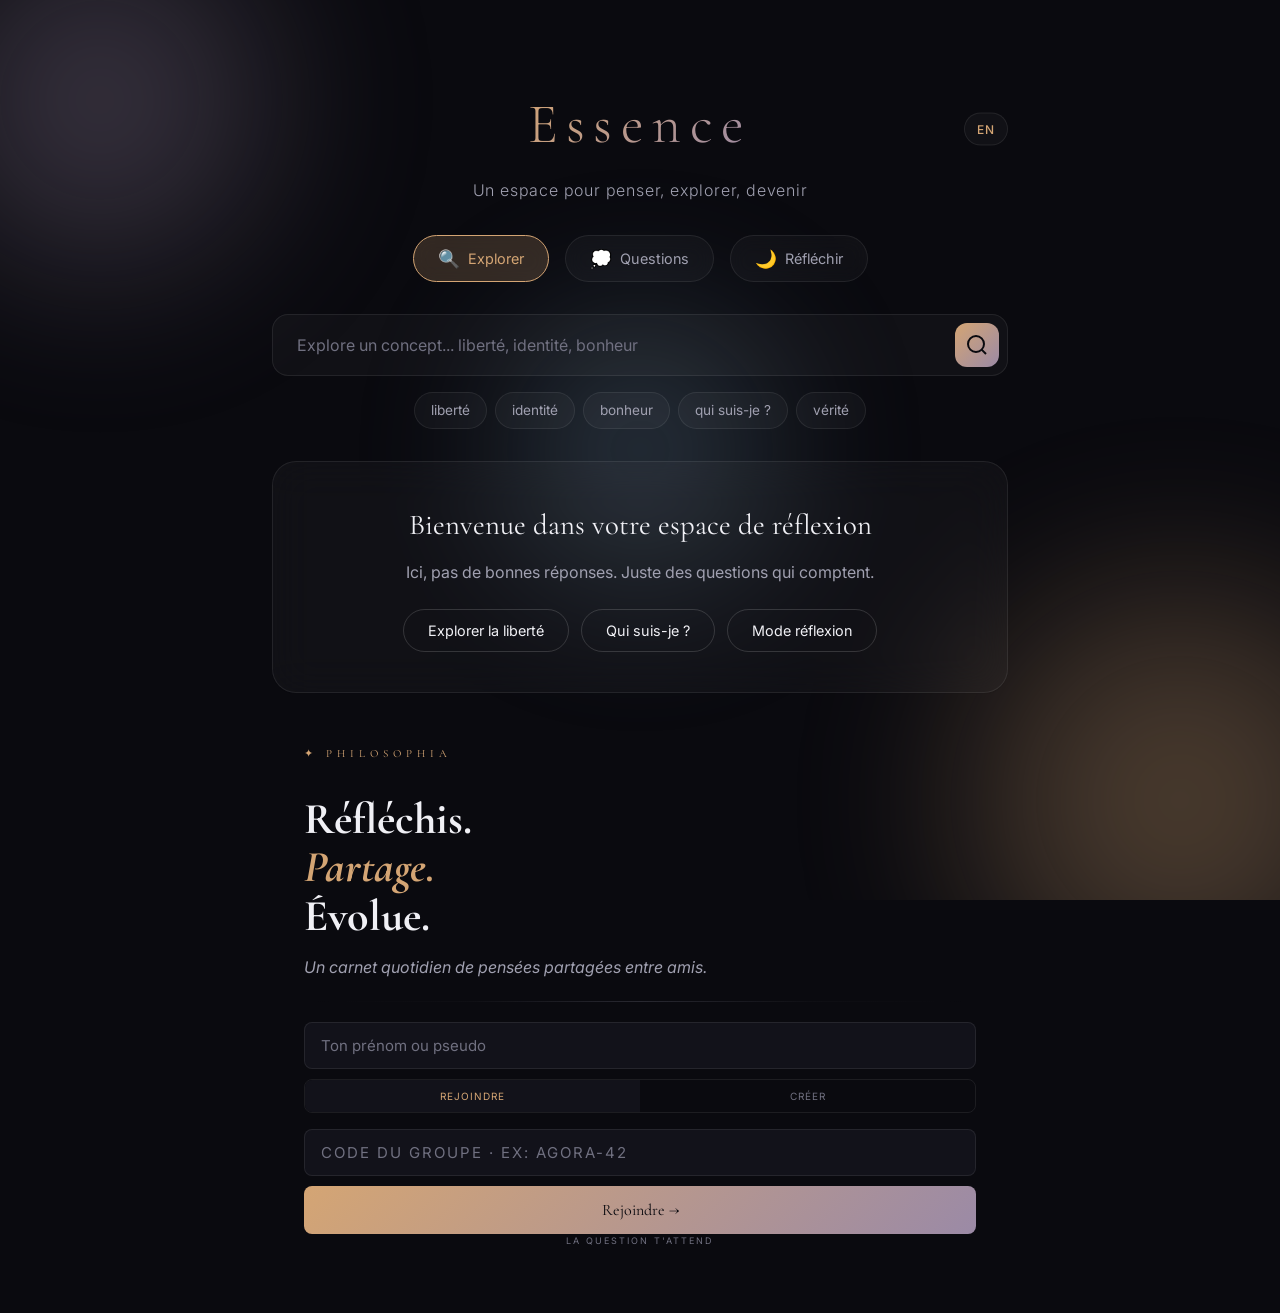
<file: philosophy-app/index.html>
<!DOCTYPE html>
<html lang="fr" data-i18n="html" data-i18n-attr="lang">
<head>
    <meta charset="UTF-8">
    <meta name="viewport" content="width=device-width, initial-scale=1.0">
    <title>philosophia — Votre compagnon philosophique</title>
    <link rel="stylesheet" href="css/styles.css">
    <link rel="preconnect" href="https://fonts.googleapis.com">
    <link href="https://fonts.googleapis.com/css2?family=Cormorant+Garamond:ital,wght@0,300;0,400;0,600;1,300&family=Inter:wght@300;400;500&display=swap" rel="stylesheet">
</head>
<body>
    <div class="ambient-bg">
        <div class="orb orb-1"></div>
        <div class="orb orb-2"></div>
        <div class="orb orb-3"></div>
    </div>

    <div class="container">
        <header class="header">
            <div class="header-content">
                <h1 class="logo" data-i18n="app.name">philosophia</h1>
                <button id="langToggle" class="lang-toggle" onclick="toggleLanguage()" title="Switch to English">EN</button>
            </div>
            <p class="tagline" data-i18n="app.tagline">Un espace pour penser, explorer, devenir</p>
        </header>

        <nav class="nav-modes">
            <button class="mode-btn active" data-mode="explore">
                <span class="mode-icon">🔍</span>
                <span class="mode-text" data-i18n="nav.explore">Explorer</span>
            </button>
            <button class="mode-btn" data-mode="question">
                <span class="mode-icon">💭</span>
                <span class="mode-text" data-i18n="nav.questions">Questions</span>
            </button>
            <button class="mode-btn" data-mode="reflect">
                <span class="mode-icon">🌙</span>
                <span class="mode-text" data-i18n="nav.reflect">Réfléchir</span>
            </button>
        </nav>

        <main class="main-content">
            <!-- Search Section -->
            <section class="search-section" id="searchSection">
                <div class="search-container">
                    <input
                        type="text"
                        id="searchInput"
                        class="search-input"
                        data-i18n-placeholder="search.placeholder"
                        placeholder="Explore un concept... liberté, identité, bonheur"
                        autocomplete="off"
                    >
                    <button class="search-btn" id="searchBtn">
                        <svg width="24" height="24" viewBox="0 0 24 24" fill="none" stroke="currentColor" stroke-width="2">
                            <circle cx="11" cy="11" r="8"></circle>
                            <path d="m21 21-4.35-4.35"></path>
                        </svg>
                    </button>
                </div>
                <div class="quick-tags" id="quickTags">
                    <span class="tag">liberté</span>
                    <span class="tag">identité</span>
                    <span class="tag">bonheur</span>
                    <span class="tag">qui suis-je ?</span>
                    <span class="tag">vérité</span>
                </div>
            </section>

            <!-- Chat/Response Section -->
            <section class="response-section" id="responseSection">
                <div class="loading-indicator hidden" id="loading">
                    <div class="typing-dots">
                        <span></span>
                        <span></span>
                        <span></span>
                    </div>
                    <p class="loading-text" data-i18n="loading">Réflexion en cours...</p>
                </div>

                <div class="response-container" id="responseContainer">
                    <!-- Welcome Card -->
                    <div class="welcome-card" id="welcomeCard">
                        <h2 data-i18n="welcome.title">Bienvenue dans votre espace de réflexion</h2>
                        <p data-i18n="welcome.subtitle">Ici, pas de bonnes réponses. Juste des questions qui comptent.</p>
                        <div class="welcome-prompts">
                            <button class="welcome-btn" data-query="liberté" data-i18n="welcome.exploreFreedom">Explorer la liberté</button>
                            <button class="welcome-btn" data-query="Qui suis-je ?" data-i18n="welcome.whoAmI">Qui suis-je ?</button>
                            <button class="welcome-btn" data-query="reflect" data-i18n="welcome.reflectionMode">Mode réflexion</button>
                        </div>
                    </div>
                </div>
            </section>

            <!-- Reflection Mode Panel -->
            <section class="reflection-panel hidden" id="reflectionPanel">
                <div class="reflection-header">
                    <h3 data-i18n="reflection.title">Mode Réflexion Guidée</h3>
                    <p data-i18n="reflection.subtitle">Des questions pour aller plus profond</p>
                </div>
                <div class="reflection-categories" id="reflectionCategories">
                    <!-- Categories loaded dynamically -->
                </div>
                <div class="reflection-question" id="reflectionQuestion">
                    <p class="current-prompt" data-i18n="reflection.placeholder">Clique sur une catégorie pour commencer</p>
                    <button class="next-prompt-btn hidden" id="nextPrompt" data-i18n="reflection.nextQuestion">Une autre question</button>
                </div>
            </section>
        </main>

        <!-- Mobile Navigation Bar -->
        <nav class="nav-bar" id="navBar" style="display: none;">
            <button class="nav-btn" onclick="switchScreen('welcome')">
                <svg viewBox="0 0 24 24" fill="none" stroke="currentColor" stroke-width="1.5">
                    <path d="M3 9.5L12 3l9 6.5V20a1 1 0 01-1 1H4a1 1 0 01-1-1V9.5z"/>
                </svg>
                Accueil
            </button>
            <button class="nav-btn active" onclick="switchScreen('group')" id="navGroup">
                <svg viewBox="0 0 24 24" fill="none" stroke="currentColor" stroke-width="1.5">
                    <circle cx="12" cy="12" r="9"/>
                    <path d="M12 8v4l3 3"/>
                </svg>
                Groupe
            </button>
            <button class="nav-btn" onclick="switchScreen('results')" id="navResults">
                <svg viewBox="0 0 24 24" fill="none" stroke="currentColor" stroke-width="1.5">
                    <path d="M4 6h16M4 12h16M4 18h10"/>
                </svg>
                Synthèse
            </button>
            <button class="nav-btn" onclick="switchScreen('history')" id="navHistory">
                <svg viewBox="0 0 24 24" fill="none" stroke="currentColor" stroke-width="1.5">
                    <path d="M12 8v4l2 2m6-2a8 8 0 11-16 0 8 8 0 0116 0z"/>
                </svg>
                Historique
            </button>
        </nav>

        <!-- Welcome/Join Screen -->
        <section class="welcome-screen" id="welcomeScreen">
            <div>
                <p class="welcome-logo">✦ philosophia</p>
                <h1 class="welcome-title">
                    Réfléchis.<br/><em>Partage.</em><br/>Évolue.
                </h1>
                <p class="welcome-sub">
                    Un carnet quotidien de pensées partagées entre amis.
                </p>
                <div class="divider"></div>
                <input
                    class="field"
                    id="pseudo"
                    type="text"
                    data-i18n-placeholder="group.join.pseudoPlaceholder"
                    placeholder="Ton prénom ou pseudo"
                />
                <div class="tab-row">
                    <button class="tab-btn active" id="tabJoin" onclick="switchTab('join')" data-i18n="group.join.joinTab">
                        Rejoindre
                    </button>
                    <button class="tab-btn" id="tabCreate" onclick="switchTab('create')" data-i18n="group.join.createTab">
                        Créer
                    </button>
                </div>
                <div id="joinForm">
                    <input
                        class="field"
                        id="joinCode"
                        type="text"
                        data-i18n-placeholder="group.join.codePlaceholder"
                        placeholder="Code du groupe · ex: AGORA-42"
                        style="text-transform: uppercase; letter-spacing: 2px"
                    />
                    <button class="btn-primary" onclick="handleJoinGroup()" data-i18n="group.join.joinButton">
                        Rejoindre →
                    </button>
                </div>
                <div id="createForm" style="display: none;">
                    <input
                        class="field"
                        id="groupNameInput"
                        type="text"
                        data-i18n-placeholder="group.join.groupNamePlaceholder"
                        placeholder="Nom du groupe"
                    />
                    <button class="btn-primary" onclick="handleCreateGroup()" data-i18n="group.join.createButton">
                        Créer le groupe →
                    </button>
                </div>
            </div>
            <p class="welcome-footer" data-i18n="group.join.footer">La question t'attend</p>
        </section>

        <!-- Group Screen -->
        <section class="group-screen" id="groupScreen">
            <p class="tag" id="todayDate"></p>
            <div class="group-header">
                <h2 class="group-name" id="groupDisplayName">—</h2>
                <span class="member-count">✦ <span id="memberCount">0</span></span>
            </div>
            <p class="group-meta" data-i18n="group.daily.questionLabel">Question du jour</p>
            <div class="group-code-box" onclick="copyGroupCode()">
                <span class="group-code-label" data-i18n="group.daily.codeLabel">Code du groupe</span>
                <span class="group-code-val" id="groupCodeDisplay">— —</span>
            </div>
            <div class="question-block">
                <span class="q-guillemet">"</span>
                <div id="qContent">
                    <div class="ai-loading" style="padding: 12px 0;">
                        <div class="ai-loading-dots">
                            <div class="dot"></div>
                            <div class="dot"></div>
                            <div class="dot"></div>
                        </div>
                        <span style="font-family: var(--font-sans); font-size: 10px; color: var(--text-muted); letter-spacing: 1px;" data-i18n="errors.generating">Génération…</span>
                    </div>
                </div>
            </div>
            <p class="members-title" data-i18n="group.daily.members">Membres</p>
            <div id="membersList"></div>
            <button class="btn-primary" id="btnWrite" onclick="goToNote()" disabled data-i18n="group.daily.writeButton">
                Écrire ma réflexion →
            </button>
        </section>

        <!-- Note Screen -->
        <section class="note-screen" id="noteScreen">
            <div class="note-header">
                <button class="back-btn" onclick="goToGroup()" data-i18n="group.note.back">← Retour</button>
                <p class="note-question" id="noteQuestionDisplay"></p>
            </div>
            <div class="note-body">
                <div class="lines-bg"></div>
                <textarea
                    class="note-ta"
                    id="myNote"
                    data-i18n-placeholder="group.note.placeholder"
                    placeholder="Ta pensée commence ici…"
                    oninput="updateWordCount()"
                ></textarea>
            </div>
            <div class="note-footer">
                <span class="word-count" id="wordCount">0 mots</span>
                <button class="btn-submit" onclick="handleSubmitNote()" data-i18n="group.note.submit">Soumettre ✦</button>
            </div>
        </section>

        <!-- Results Screen -->
        <section class="results-screen" id="resultsScreen">
            <div class="results-header">
                <p class="results-tag" data-i18n="group.results.tag">Synthèse du jour</p>
                <h2 class="results-title" data-i18n="group.results.title">Réflexions du groupe</h2>
                <p class="results-sub" id="resultSub">—</p>
            </div>
            <div class="results-scroll">
                <div class="results-q-recap" id="resultQuestion"></div>
                <p class="responses-label" data-i18n="group.results.responsesLabel">Ce que le groupe a écrit</p>
                <div id="responsesList"></div>
                <div class="ai-block">
                    <div class="ai-header">
                        <div class="ai-icon">✦</div>
                        <div>
                            <p class="ai-title-text" data-i18n="group.results.aiTitle">Analyse Philosophia</p>
                            <p class="ai-subtitle" id="aiSubtitle" data-i18n="group.results.aiWaiting">En attente</p>
                        </div>
                    </div>
                    <div id="aiContent">
                        <div style="text-align: center; padding: 16px 0;">
                            <button class="btn-primary" style="width: auto; padding: 12px 24px; font-size: 15px;" onclick="handleGenerateAnalysis()" data-i18n="group.results.generateAnalysis">
                                ✦ Générer l'analyse IA
                            </button>
                        </div>
                    </div>
                </div>
            </div>
        </section>

        <!-- History Screen -->
        <section class="history-screen" id="historyScreen">
            <div class="history-scroll">
                <p class="tag" data-i18n="group.history.title">Carnet de bord</p>
                <h2 class="results-title" style="margin-bottom: 4px;" data-i18n="nav.history">Historique</h2>
                <p class="results-sub" style="margin-bottom: 20px;" data-i18n="group.history.subtitle">Tes réflexions passées</p>
                <div id="historyList"></div>
            </div>
        </section>

        <!-- Toast Notification -->
        <div class="toast" id="toast"></div>
    </div>

    <script src="js/i18n.js"></script>
    <script src="js/app.js"></script>
    <script src="js/group.js"></script>
    <script>
        // Initialize i18n and Group Module on load
        document.addEventListener('DOMContentLoaded', async () => {
            await initI18N();
            GroupModule.init();
            initializePhilosophiaUI();
        });

        // UI State
        let currentTab = 'join';

        function switchTab(tab) {
            currentTab = tab;
            document.getElementById('tabJoin').classList.toggle('active', tab === 'join');
            document.getElementById('tabCreate').classList.toggle('active', tab === 'create');
            document.getElementById('joinForm').style.display = tab === 'join' ? 'block' : 'none';
            document.getElementById('createForm').style.display = tab === 'create' ? 'block' : 'none';
        }

        function switchScreen(screenId) {
            // Hide all screens
            document.querySelectorAll('.welcome-screen, .group-screen, .note-screen, .results-screen, .history-screen').forEach(s => {
                s.classList.remove('active');
            });
            document.getElementById(screenId + 'Screen').classList.add('active');

            // Update nav buttons
            document.querySelectorAll('.nav-btn').forEach(btn => btn.classList.remove('active'));
            if (screenId === 'group') document.getElementById('navGroup')?.classList.add('active');
            if (screenId === 'results') document.getElementById('navResults')?.classList.add('active');
            if (screenId === 'history') document.getElementById('navHistory')?.classList.add('active');

            // Refresh content
            if (screenId === 'results') renderResults();
            if (screenId === 'history') renderHistory();
        }

        function goToNote() {
            const question = GroupModule.getQuestion();
            document.getElementById('noteQuestionDisplay').textContent = '« ' + question + ' ? »';
            document.getElementById('myNote').value = GroupModule.getMyResponse()?.text || '';
            updateWordCount();
            switchScreen('note');
        }

        function goToGroup() {
            switchScreen('group');
        }

        function handleCreateGroup() {
            const name = document.getElementById('groupNameInput').value.trim() || 'Mon groupe';
            const pseudo = document.getElementById('pseudo').value.trim() || 'Anonyme';
            try {
                GroupModule.createGroup(name, pseudo);
                afterGroupJoined();
            } catch (e) {
                showToast(e.message);
            }
        }

        function handleJoinGroup() {
            const code = document.getElementById('joinCode').value.trim().toUpperCase();
            const pseudo = document.getElementById('pseudo').value.trim() || 'Anonyme';
            try {
                GroupModule.joinGroup(code, pseudo);
                afterGroupJoined();
            } catch (e) {
                showToast(e.message);
            }
        }

        function afterGroupJoined() {
            const group = GroupModule.getGroup();
            if (!group) return;

            document.getElementById('groupDisplayName').textContent = group.name;
            document.getElementById('groupCodeDisplay').textContent = group.code;
            document.getElementById('memberCount').textContent = group.members.length;

            const today = GroupModule.getToday();
            if (!today?.question) {
                startNewDayUI();
            } else {
                renderQuestion();
                renderMembers();
            }

            // Show nav bar
            document.getElementById('navBar').style.display = 'flex';
            switchScreen('group');
        }

        async function startNewDayUI() {
            document.getElementById('qContent').innerHTML = `
                <div class="ai-loading" style="padding:12px 0;">
                    <div class="ai-loading-dots">
                        <div class="dot"></div><div class="dot"></div><div class="dot"></div>
                    </div>
                    <span style="font-family: var(--font-sans); font-size: 10px; color: var(--text-muted); letter-spacing: 1px;">Génération de la question…</span>
                </div>`;
            document.getElementById('btnWrite').disabled = true;

            try {
                await GroupModule.startNewDay();
                renderQuestion();
                renderMembers();
            } catch (e) {
                document.getElementById('qContent').innerHTML = `
                    <p style="font-family: var(--font-serif); font-size: 14px; font-style: italic; color: var(--text-secondary); padding: 8px 0;">
                        Erreur : ${e.message}
                    </p>
                    <button class="btn-ghost" style="margin-top: 8px;" onclick="startNewDayUI()">Réessayer</button>`;
            }
        }

        function renderQuestion() {
            const question = GroupModule.getQuestion();
            if (!question) return;

            document.getElementById('qContent').innerHTML = `
                <p class="q-text">${question}&nbsp;?</p>
                <p class="q-timer">⏳ ${new Date().toLocaleDateString('fr-FR', { day: 'numeric', month: 'long', year: 'numeric' })}</p>`;
            document.getElementById('btnWrite').disabled = false;

            // Update today date
            document.getElementById('todayDate').textContent = GroupModule.getTodayDateFormatted();
        }

        function renderMembers() {
            const members = GroupModule.getMembers();
            if (!members) return;

            document.getElementById('membersList').innerHTML = members.map(m => {
                const done = GroupModule.isMemberDone(m.name);
                return `<div class="member-row">
                    <span class="member-name">${m.name}${m.isMe ? ' ' + t('group.status.me') : ''}</span>
                    <span class="${done ? 'badge-done' : 'badge-wait'}">${done ? t('group.status.done') : t('group.status.waiting')}</span>
                </div>`;
            }).join('');
        }

        function updateWordCount() {
            const text = document.getElementById('myNote').value.trim();
            const count = text ? text.split(/\s+/).filter(w => w).length : 0;
            document.getElementById('wordCount').textContent = count + ' ' + (count <= 1 ? t('group.note.word') : t('group.note.words'));
        }

        function handleSubmitNote() {
            const note = document.getElementById('myNote').value.trim();
            if (!note) {
                showToast(t('toast.enterText'));
                return;
            }
            try {
                GroupModule.submitNote(note);
                renderMembers();
                showToast(t('toast.saved'));
                switchScreen('results');
            } catch (e) {
                showToast(e.message);
            }
        }

        function renderResults() {
            const today = GroupModule.getToday();
            if (!today) return;

            const lang = I18NState?.currentLang || 'fr';
            const dateFormat = lang === 'en' ? 'en-US' : 'fr-FR';

            document.getElementById('resultQuestion').textContent = '« ' + (today.question || '…') + ' ? »';
            const responses = GroupModule.getResponses();
            document.getElementById('resultSub').textContent =
                responses.length + ' ' + (responses.length > 1 ? t('group.results.responsesLabel').toLowerCase() : 'response') +
                ' · ' + new Date(today.date).toLocaleDateString(dateFormat, { day: 'numeric', month: 'long' });

            if (responses.length === 0) {
                document.getElementById('responsesList').innerHTML = `
                    <p style="font-family: var(--font-serif); font-size: 15px; color: var(--text-muted); font-style: italic; padding: 12px 0;">
                        ${t('group.results.noResponses')}
                    </p>`;
            } else {
                document.getElementById('responsesList').innerHTML = responses.map(r =>
                    `<div class="resp-card">
                        <p class="resp-name">${r.name}</p>
                        <p class="resp-text">${r.text}</p>
                    </div>`
                ).join('');
            }

            if (GroupModule.hasAnalysis()) {
                renderAnalysis(GroupModule.getAnalysis());
            } else {
                document.getElementById('aiContent').innerHTML = `
                    <div style="text-align: center; padding: 16px 0;">
                        <button class="btn-primary" style="width: auto; padding: 12px 24px; font-size: 15px;" onclick="handleGenerateAnalysis()">
                            ${t('group.results.generateAnalysis')}
                        </button>
                    </div>`;
                document.getElementById('aiSubtitle').textContent = t('group.results.aiWaiting');
            }
        }

        async function handleGenerateAnalysis() {
            if (!GroupModule.getResponses().length) {
                showToast(t('toast.noResponses'));
                return;
            }

            document.getElementById('aiContent').innerHTML = `
                <div class="ai-loading">
                    <div class="ai-loading-dots">
                        <div class="dot"></div><div class="dot"></div><div class="dot"></div>
                    </div>
                    <p style="font-family: var(--font-sans); font-size: 10px; color: var(--text-muted); letter-spacing: 1px; text-transform: uppercase;">
                        ${t('errors.thinking')}
                    </p>
                </div>`;
            document.getElementById('aiSubtitle').textContent = t('group.results.aiInProgress');

            try {
                const analysis = await GroupModule.generateAnalysis();
                renderAnalysis(analysis);
            } catch (e) {
                document.getElementById('aiContent').innerHTML = `
                    <p style="font-family: var(--font-serif); font-size: 14px; color: var(--text-secondary); font-style: italic; text-align: center;">
                        Erreur : ${e.message}
                    </p>
                    <div style="text-align: center; margin-top: 12px;">
                        <button class="btn-ghost" style="width: auto; padding: 10px 20px;" onclick="handleGenerateAnalysis()">Réessayer</button>
                    </div>`;
                document.getElementById('aiSubtitle').textContent = 'Erreur';
            }
        }

        function renderAnalysis(data) {
            const philoCount = data.points_de_vue.length;
            document.getElementById('aiSubtitle').textContent =
                `${t('group.results.synthesis')} · ${philoCount} ${philoCount > 1 ? t('group.results.philosophers') : t('group.results.philosopher')}`;

            document.getElementById('aiContent').innerHTML = `
                <div class="ai-section">
                    <p class="ai-section-label">${t('group.results.synthesis')}</p>
                    <p class="ai-section-text">${data.synthese}</p>
                </div>
                ${data.points_de_vue.map(p => `
                    <div class="ai-section">
                        <p class="ai-section-label">${p.philosophe} · ${p.courant}</p>
                        <p class="ai-section-text">${p.analyse}</p>
                    </div>
                `).join('')}
                <div class="ai-section">
                    <p class="ai-section-label">${t('group.results.tension')}</p>
                    <p class="ai-section-text">${data.tension_principale}</p>
                </div>
                <div class="ai-section">
                    <p class="ai-section-label">${t('group.results.goFurther')}</p>
                    <p class="ai-section-text" style="color: var(--accent-gold); font-style: italic;">
                        ${data.pour_aller_plus_loin}
                    </p>
                </div>
                <div class="philo-row">
                    ${data.points_de_vue.map(p => `<span class="philo-chip">${p.philosophe}</span>`).join('')}
                </div>`;
        }

        function renderHistory() {
            const list = document.getElementById('historyList');
            const count = GroupModule.getHistoryCount();
            const lang = I18NState?.currentLang || 'fr';
            const dateFormat = lang === 'en' ? 'en-US' : 'fr-FR';

            if (count === 0) {
                list.innerHTML = '<p class="history-empty">' + t('group.history.empty').replace(/\n/g, '<br>') + '</p>';
                return;
            }

            const history = GroupModule.getState().history;
            list.innerHTML = history.map((h, i) => `
                <div class="hist-card" onclick="openHistorySession(${i})">
                    <p class="hist-date">${new Date(h.date).toLocaleDateString(dateFormat, { weekday: 'long', day: 'numeric', month: 'long' })}</p>
                    <p class="hist-q">${h.question} ?</p>
                    <p class="hist-meta">${h.responses.length} ${h.responses.length > 1 ? 'responses' : 'response'} · ${h.analysis ? t('group.history.analyzed') : t('group.history.notAnalyzed')}</p>
                </div>
            `).join('');
        }

        function openHistorySession(index) {
            GroupModule.openHistorySession(index);
            renderResults();
            switchScreen('results');
        }

        function copyGroupCode() {
            if (GroupModule.copyCode()) {
                const code = GroupModule.getGroup().code;
                showToast(t('toast.codeCopied') + code);
            }
        }

        function showToast(msg) {
            const toast = document.getElementById('toast');
            toast.textContent = msg;
            toast.classList.add('show');
            setTimeout(() => toast.classList.remove('show'), 2500);
        }

        function initializePhilosophiaUI() {
            const group = GroupModule.getGroup();
            if (group) {
                document.getElementById('groupDisplayName').textContent = group.name;
                document.getElementById('groupCodeDisplay').textContent = group.code;
                document.getElementById('memberCount').textContent = group.members.length;

                const today = GroupModule.getToday();
                if (today?.question) {
                    renderQuestion();
                    renderMembers();
                }

                document.getElementById('navBar').style.display = 'flex';
                switchScreen('group');
            } else {
                switchScreen('welcome');
            }
        }
    </script>
</body>
</html>
</file>
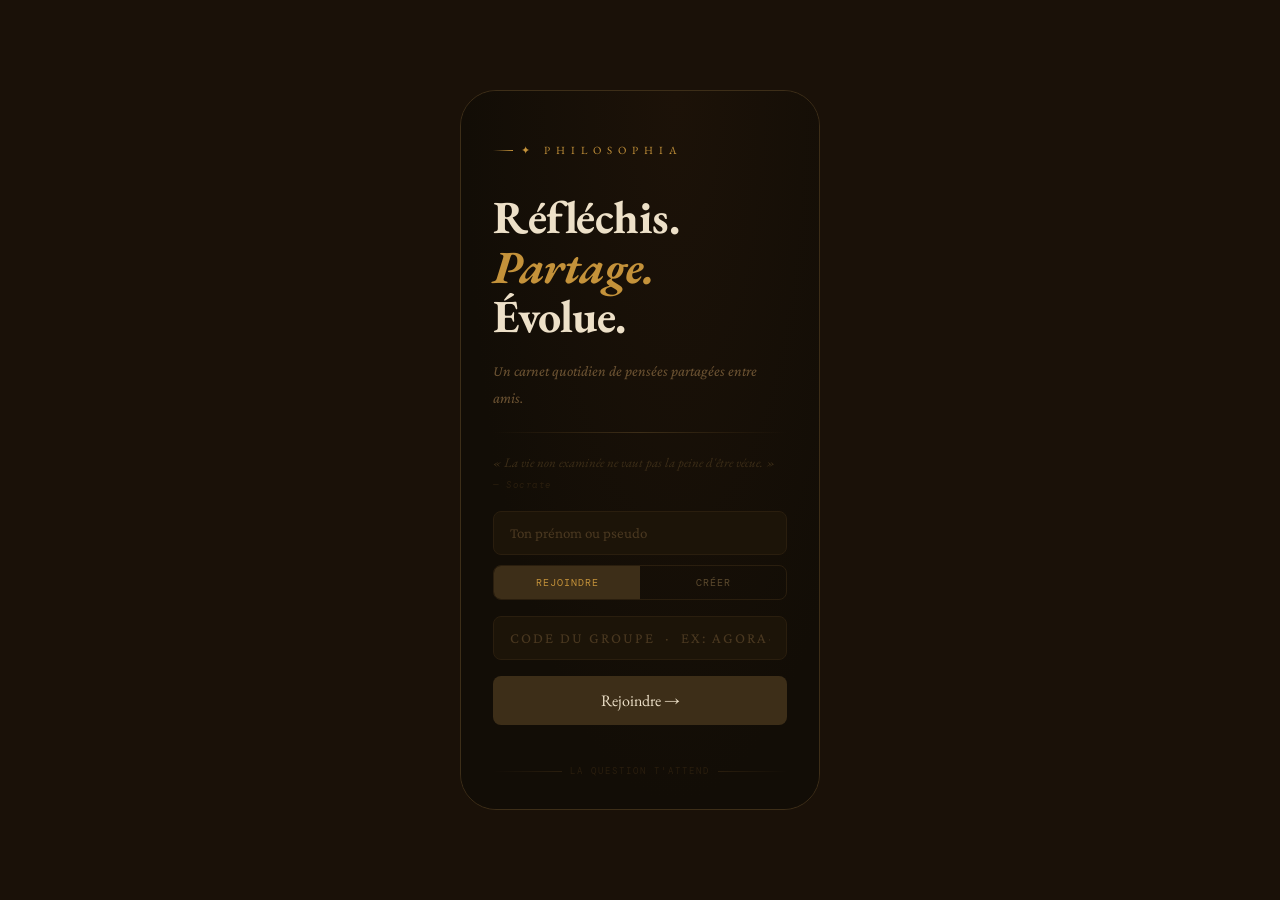
<file: philo.html>
<!doctype html>
<html lang="fr">
	<head>
		<meta charset="UTF-8" />
		<meta name="viewport" content="width=device-width, initial-scale=1.0" />
		<title>Philosophia</title>
		<link
			href="https://fonts.googleapis.com/css2?family=EB+Garamond:ital,wght@0,400;0,500;0,600;1,400;1,500&family=Crimson+Pro:ital,wght@0,300;0,400;1,300;1,400&family=DM+Mono:wght@300;400&display=swap"
			rel="stylesheet" />
		<style>
			* {
				box-sizing: border-box;
				margin: 0;
				padding: 0;
			}
			body {
				font-family: "Crimson Pro", serif;
				background: #1a1108;
				min-height: 100vh;
				display: flex;
				justify-content: center;
				align-items: center;
				padding: 1rem;
			}
			.phone {
				width: 360px;
				min-height: 720px;
				background: #120d06;
				border-radius: 36px;
				border: 1px solid #3d2e18;
				overflow: hidden;
				display: flex;
				flex-direction: column;
			}
			.screen {
				display: none;
				flex-direction: column;
				flex: 1;
			}
			.screen.active {
				display: flex;
			}

			.nav-bar {
				display: flex;
				justify-content: space-around;
				align-items: center;
				padding: 12px 0 20px;
				border-top: 1px solid #1e1509;
				background: linear-gradient(to top, #0e0a04, #120d06);
				flex-shrink: 0;
			}
			.nav-btn {
				background: none;
				border: none;
				cursor: pointer;
				font-family: "DM Mono", monospace;
				font-size: 9px;
				font-weight: 300;
				letter-spacing: 1.5px;
				color: #5c4a2e;
				display: flex;
				flex-direction: column;
				align-items: center;
				gap: 5px;
				text-transform: uppercase;
			}
			.nav-btn.active {
				color: #c4923a;
			}
			.nav-btn svg {
				width: 18px;
				height: 18px;
			}

			.tag {
				font-family: "DM Mono", monospace;
				font-size: 9px;
				letter-spacing: 2.5px;
				text-transform: uppercase;
				color: #6b5232;
				margin-bottom: 10px;
			}
			.divider {
				width: 100%;
				height: 1px;
				background: linear-gradient(
					to right,
					transparent,
					#2a1e0e,
					#3d2e18,
					#2a1e0e,
					transparent
				);
				margin: 20px 0;
			}

			.btn-dark {
				width: 100%;
				background: #3d2e18;
				color: #ede0c8;
				border: none;
				border-radius: 8px;
				padding: 14px;
				font-family: "EB Garamond", serif;
				font-size: 16px;
				cursor: pointer;
				margin-top: 6px;
			}
			.btn-ghost {
				width: 100%;
				background: transparent;
				color: #6b5232;
				border: 1px solid #2a1e0e;
				border-radius: 8px;
				padding: 13px;
				font-family: "Crimson Pro", serif;
				font-size: 15px;
				font-style: italic;
				cursor: pointer;
				margin-top: 6px;
			}
			.btn-amber {
				width: 100%;
				background: linear-gradient(135deg, #6b4818, #4a2e0a);
				color: #ede0c8;
				border: 1px solid #7a5520;
				border-radius: 10px;
				padding: 15px;
				font-family: "EB Garamond", serif;
				font-size: 17px;
				cursor: pointer;
				margin-top: 12px;
				letter-spacing: 0.3px;
				box-shadow: 0 2px 12px rgba(196, 146, 58, 0.1);
			}
			.btn-amber:disabled {
				opacity: 0.4;
				cursor: not-allowed;
			}
			.field {
				width: 100%;
				background: #1c1408;
				border: 1px solid #2a1e0e;
				border-radius: 8px;
				padding: 13px 16px;
				font-family: "Crimson Pro", serif;
				font-size: 15px;
				color: #c4a882;
				margin-bottom: 10px;
				outline: none;
			}
			.field:focus {
				border-color: #5c4a2e;
			}
			.field::placeholder {
				color: #4a3820;
			}

			.s1 {
				padding: 52px 32px 32px;
				justify-content: space-between;
				flex: 1;
				display: flex;
				flex-direction: column;
				background: radial-gradient(ellipse at 60% 0%, #1c1208 0%, #120d06 70%);
			}
			.s1-logo {
				font-family: "EB Garamond", serif;
				font-size: 11px;
				letter-spacing: 6px;
				text-transform: uppercase;
				color: #c4923a;
				margin-bottom: 36px;
				display: flex;
				align-items: center;
				gap: 8px;
			}
			.s1-logo::before {
				content: "";
				display: inline-block;
				width: 20px;
				height: 1px;
				background: linear-gradient(to right, transparent, #c4923a);
			}
			.s1-title {
				font-family: "EB Garamond", serif;
				font-size: 46px;
				line-height: 1.08;
				color: #ede0c8;
				letter-spacing: -0.5px;
			}
			.s1-title em {
				font-style: italic;
				color: #c4923a;
			}
			.s1-sub {
				margin-top: 16px;
				font-size: 15px;
				line-height: 1.8;
				color: #6b5232;
				font-style: italic;
			}
			.tab-row {
				display: flex;
				border: 1px solid #2a1e0e;
				border-radius: 8px;
				overflow: hidden;
				margin-bottom: 16px;
			}
			.tab-btn {
				flex: 1;
				background: transparent;
				border: none;
				padding: 10px;
				font-family: "DM Mono", monospace;
				font-size: 10px;
				letter-spacing: 1px;
				color: #5c4a2e;
				cursor: pointer;
				text-transform: uppercase;
			}
			.tab-btn.active {
				background: #3d2e18;
				color: #c4923a;
			}

			.s2-scroll {
				flex: 1;
				overflow-y: auto;
				padding: 48px 24px 16px;
			}
			.s2-groupname {
				font-family: "EB Garamond", serif;
				font-size: 24px;
				color: #ede0c8;
				letter-spacing: -0.3px;
			}
			.s2-meta {
				font-size: 12px;
				color: #5c4a2e;
				font-style: italic;
				margin-bottom: 16px;
				letter-spacing: 0.5px;
			}
			.group-code-box {
				background: linear-gradient(135deg, #1c1408, #160f05);
				border: 1px solid #2a1e0e;
				border-radius: 10px;
				padding: 12px 16px;
				margin-bottom: 18px;
				display: flex;
				justify-content: space-between;
				align-items: center;
			}
			.group-code-label {
				font-family: "DM Mono", monospace;
				font-size: 9px;
				color: #5c4a2e;
				letter-spacing: 1.5px;
				text-transform: uppercase;
			}
			.group-code-val {
				font-family: "DM Mono", monospace;
				font-size: 13px;
				color: #c4923a;
				letter-spacing: 2px;
				cursor: pointer;
			}
			.question-block {
				border-left: 2px solid #c4923a;
				padding: 22px 20px 22px 24px;
				background: linear-gradient(135deg, #1a1006, #140c04);
				border-radius: 0 12px 12px 0;
				position: relative;
				margin: 0 0 22px;
				box-shadow: inset 0 0 20px rgba(196, 146, 58, 0.03);
			}
			.q-guillemet {
				font-family: "EB Garamond", serif;
				font-size: 60px;
				color: #2a1e0e;
				position: absolute;
				top: -10px;
				left: 10px;
				line-height: 1;
			}
			.q-text {
				font-family: "EB Garamond", serif;
				font-size: 21px;
				line-height: 1.6;
				color: #dcc9a8;
				font-style: italic;
				position: relative;
				z-index: 1;
				letter-spacing: 0.2px;
			}
			.q-timer {
				margin-top: 12px;
				font-family: "DM Mono", monospace;
				font-size: 10px;
				color: #5c4a2e;
				letter-spacing: 1px;
			}
			.members-title {
				font-family: "DM Mono", monospace;
				font-size: 9px;
				letter-spacing: 2px;
				color: #5c4a2e;
				text-transform: uppercase;
				margin-bottom: 10px;
			}
			.member-row {
				display: flex;
				align-items: center;
				justify-content: space-between;
				padding: 10px 0;
				border-bottom: 1px solid #1a0f05;
			}
			.member-row:last-child {
				border-bottom: none;
			}
			.member-name {
				font-size: 15px;
				color: #c4a882;
			}
			.badge-done {
				font-family: "DM Mono", monospace;
				font-size: 9px;
				letter-spacing: 1px;
				color: #c4923a;
				border: 1px solid #3d2e18;
				border-radius: 4px;
				padding: 2px 7px;
				text-transform: uppercase;
			}
			.badge-wait {
				font-family: "DM Mono", monospace;
				font-size: 9px;
				color: #3d2e18;
				border: 1px solid #2a1e0e;
				border-radius: 4px;
				padding: 2px 7px;
				text-transform: uppercase;
				letter-spacing: 1px;
			}

			.s3-header {
				padding: 48px 24px 18px;
				border-bottom: 1px solid #1c1408;
				flex-shrink: 0;
			}
			.back-btn {
				background: none;
				border: none;
				cursor: pointer;
				font-family: "DM Mono", monospace;
				font-size: 10px;
				color: #5c4a2e;
				letter-spacing: 1px;
				padding: 0;
				margin-bottom: 16px;
				text-transform: uppercase;
				display: block;
			}
			.s3-q {
				font-family: "EB Garamond", serif;
				font-size: 16px;
				font-style: italic;
				color: #7a6040;
				line-height: 1.5;
			}
			.s3-body {
				flex: 1;
				padding: 20px 24px;
				position: relative;
				overflow: hidden;
			}
			.lines-bg {
				position: absolute;
				inset: 0;
				pointer-events: none;
				background-image: repeating-linear-gradient(
					transparent,
					transparent 29px,
					#1c1408 29px,
					#1c1408 30px
				);
				background-position: 0 24px;
				opacity: 0.6;
			}
			.note-ta {
				width: 100%;
				min-height: 280px;
				background: transparent;
				border: none;
				outline: none;
				resize: none;
				font-family: "Crimson Pro", serif;
				font-size: 17px;
				line-height: 30px;
				color: #c4a882;
				position: relative;
				z-index: 1;
			}
			.note-ta::placeholder {
				color: #2a1e0e;
			}
			.s3-footer {
				display: flex;
				justify-content: space-between;
				align-items: center;
				padding: 12px 24px 24px;
				border-top: 1px solid #1c1408;
				flex-shrink: 0;
			}
			.word-count {
				font-family: "DM Mono", monospace;
				font-size: 10px;
				color: #3d2e18;
				letter-spacing: 1px;
			}
			.btn-submit {
				background: #5c3d12;
				color: #ede0c8;
				border: none;
				border-radius: 7px;
				padding: 10px 20px;
				font-family: "EB Garamond", serif;
				font-size: 15px;
				cursor: pointer;
			}

			.s4-header {
				padding: 48px 24px 16px;
				flex-shrink: 0;
				background: linear-gradient(to bottom, #150e05, #120d06);
				border-bottom: 1px solid #1c1408;
			}
			.s4-title {
				font-family: "EB Garamond", serif;
				font-size: 28px;
				color: #ede0c8;
				margin-bottom: 3px;
				letter-spacing: -0.3px;
			}
			.s4-sub {
				font-size: 12px;
				color: #5c4a2e;
				font-style: italic;
				letter-spacing: 0.5px;
			}
			.s4-scroll {
				flex: 1;
				overflow-y: auto;
				padding: 0 20px 20px;
			}
			.s4-q-recap {
				background: linear-gradient(135deg, #1a1006, #140c04);
				border: 1px solid #2a1e0e;
				border-left: 2px solid #5c4a2e;
				border-radius: 0 12px 12px 0;
				padding: 18px 20px;
				margin-bottom: 20px;
				font-family: "EB Garamond", serif;
				font-size: 17px;
				font-style: italic;
				color: #8a7050;
				line-height: 1.6;
			}
			.responses-label {
				font-family: "DM Mono", monospace;
				font-size: 9px;
				letter-spacing: 2.5px;
				text-transform: uppercase;
				color: #5c4a2e;
				margin-bottom: 10px;
			}
			.resp-card {
				border-bottom: 1px solid #1a0f05;
				padding: 14px 0;
			}
			.resp-card:last-child {
				border-bottom: none;
			}
			.resp-name {
				font-family: "DM Mono", monospace;
				font-size: 10px;
				letter-spacing: 1.5px;
				color: #c4923a;
				text-transform: uppercase;
				margin-bottom: 6px;
			}
			.resp-text {
				font-size: 15px;
				line-height: 1.7;
				color: #9a7e5a;
				font-style: italic;
			}
			.ai-block {
				background: linear-gradient(145deg, #1e1408, #160f05);
				border: 1px solid #3d2e18;
				border-radius: 14px;
				padding: 24px 20px;
				margin-top: 24px;
				box-shadow:
					0 4px 24px rgba(0, 0, 0, 0.3),
					inset 0 1px 0 rgba(196, 146, 58, 0.06);
			}
			.ai-header {
				display: flex;
				align-items: center;
				gap: 10px;
				margin-bottom: 16px;
			}
			.ai-icon {
				width: 32px;
				height: 32px;
				border-radius: 50%;
				background: linear-gradient(135deg, #4a3518, #2a1e0e);
				border: 1px solid #5c4a2e;
				display: flex;
				align-items: center;
				justify-content: center;
				font-size: 14px;
				flex-shrink: 0;
				box-shadow: 0 0 12px rgba(196, 146, 58, 0.15);
			}
			.ai-title-text {
				font-family: "EB Garamond", serif;
				font-size: 15px;
				color: #c4923a;
			}
			.ai-subtitle {
				font-family: "DM Mono", monospace;
				font-size: 9px;
				color: #5c4a2e;
				letter-spacing: 1px;
				text-transform: uppercase;
			}
			.ai-section {
				margin-bottom: 18px;
			}
			.ai-section-label {
				font-family: "DM Mono", monospace;
				font-size: 9px;
				letter-spacing: 2px;
				text-transform: uppercase;
				color: #6b5232;
				margin-bottom: 8px;
				display: flex;
				align-items: center;
				gap: 8px;
			}
			.ai-section-label::after {
				content: "";
				flex: 1;
				height: 1px;
				background: #2a1e0e;
			}
			.ai-section-text {
				font-family: "Crimson Pro", serif;
				font-size: 15px;
				line-height: 1.75;
				color: #c4a882;
			}
			.philo-row {
				display: flex;
				flex-wrap: wrap;
				gap: 6px;
				margin-top: 16px;
			}
			.philo-chip {
				background: linear-gradient(135deg, #241908, #1c1408);
				border: 1px solid #3d2e18;
				border-radius: 20px;
				padding: 5px 13px;
				font-family: "EB Garamond", serif;
				font-size: 13px;
				color: #9a7a50;
				font-style: italic;
				letter-spacing: 0.3px;
			}

			.s5-scroll {
				flex: 1;
				overflow-y: auto;
				padding: 48px 24px 20px;
			}
			.hist-card {
				background: #180f05;
				border: 1px solid #2a1e0e;
				border-radius: 10px;
				padding: 16px 18px;
				margin-bottom: 12px;
				cursor: pointer;
			}
			.hist-date {
				font-family: "DM Mono", monospace;
				font-size: 9px;
				letter-spacing: 2px;
				color: #5c4a2e;
				text-transform: uppercase;
				margin-bottom: 8px;
			}
			.hist-q {
				font-family: "EB Garamond", serif;
				font-size: 15px;
				font-style: italic;
				color: #9a7e5a;
				line-height: 1.5;
			}
			.hist-meta {
				font-family: "DM Mono", monospace;
				font-size: 9px;
				color: #3d2e18;
				margin-top: 8px;
				letter-spacing: 1px;
			}
			.history-empty {
				text-align: center;
				padding: 48px 0;
				font-family: "EB Garamond", serif;
				font-size: 18px;
				font-style: italic;
				color: #3d2e18;
				line-height: 1.6;
			}

			.ai-loading {
				display: flex;
				flex-direction: column;
				align-items: center;
				padding: 32px 0;
				gap: 12px;
			}
			.ai-loading-dots {
				display: flex;
				gap: 6px;
			}
			.dot {
				width: 6px;
				height: 6px;
				border-radius: 50%;
				background: #5c4a2e;
				animation: pulse 1.2s ease-in-out infinite;
			}
			.dot:nth-child(2) {
				animation-delay: 0.2s;
			}
			.dot:nth-child(3) {
				animation-delay: 0.4s;
			}
			@keyframes pulse {
				0%,
				80%,
				100% {
					opacity: 0.3;
					transform: scale(0.8);
				}
				40% {
					opacity: 1;
					transform: scale(1);
				}
			}
			.ai-loading-text {
				font-family: "DM Mono", monospace;
				font-size: 10px;
				color: #5c4a2e;
				letter-spacing: 1.5px;
				text-transform: uppercase;
			}
			.error-text {
				font-family: "Crimson Pro", serif;
				font-size: 14px;
				color: #8a4a2e;
				font-style: italic;
				text-align: center;
				padding: 16px;
				line-height: 1.6;
			}

			.toast {
				position: fixed;
				bottom: 32px;
				left: 50%;
				transform: translateX(-50%);
				background: #3d2e18;
				color: #ede0c8;
				font-family: "DM Mono", monospace;
				font-size: 11px;
				letter-spacing: 1px;
				padding: 10px 20px;
				border-radius: 20px;
				opacity: 0;
				transition: opacity 0.3s;
				pointer-events: none;
				z-index: 999;
				white-space: nowrap;
			}
			.toast.show {
				opacity: 1;
			}
		</style>
	</head>
	<body>
		<div class="phone">
			<!-- S1 : Accueil -->
			<div class="screen active" id="s-welcome">
				<div class="s1">
					<div>
						<p class="s1-logo">✦ Philosophia</p>
						<h1 class="s1-title">
							Réfléchis.<br /><em>Partage.</em><br />Évolue.
						</h1>
						<p class="s1-sub">
							Un carnet quotidien de pensées partagées entre amis.
						</p>
						<div class="divider"></div>
						<p
							style="
								font-family: &quot;EB Garamond&quot;, serif;
								font-size: 13px;
								font-style: italic;
								color: #3d2e18;
								line-height: 1.6;
								margin-bottom: 16px;
							">
							« La vie non examinée ne vaut pas la peine d'être vécue. »<br /><span
								style="
									font-family: &quot;DM Mono&quot;, monospace;
									font-size: 9px;
									letter-spacing: 1.5px;
									color: #2a1e0e;
								"
								>— Socrate</span
							>
						</p>
						<input
							class="field"
							id="pseudo"
							type="text"
							placeholder="Ton prénom ou pseudo" />
						<div class="tab-row">
							<button
								class="tab-btn active"
								id="tab-join"
								onclick="switchTab('join')">
								Rejoindre
							</button>
							<button
								class="tab-btn"
								id="tab-create"
								onclick="switchTab('create')">
								Créer
							</button>
						</div>
						<div id="join-form">
							<input
								class="field"
								id="join-code"
								type="text"
								placeholder="Code du groupe  ·  ex: AGORA-42"
								style="text-transform: uppercase; letter-spacing: 2px" />
							<button class="btn-dark" onclick="joinGroup()">
								Rejoindre →
							</button>
						</div>
						<div id="create-form" style="display: none">
							<input
								class="field"
								id="group-name-input"
								type="text"
								placeholder="Nom du groupe" />
							<button class="btn-dark" onclick="createGroup()">
								Créer le groupe →
							</button>
						</div>
					</div>
					<div
						style="
							display: flex;
							align-items: center;
							gap: 8px;
							justify-content: center;
						">
						<div
							style="
								flex: 1;
								height: 1px;
								background: linear-gradient(to right, transparent, #2a1e0e);
							"></div>
						<p
							style="
								font-family: &quot;DM Mono&quot;, monospace;
								font-size: 9px;
								color: #2a1e0e;
								letter-spacing: 2px;
								text-transform: uppercase;
							">
							La question t'attend
						</p>
						<div
							style="
								flex: 1;
								height: 1px;
								background: linear-gradient(to left, transparent, #2a1e0e);
							"></div>
					</div>
				</div>
			</div>

			<!-- S2 : Groupe -->
			<div class="screen" id="s-group">
				<div class="s2-scroll">
					<p class="tag" id="today-date"></p>
					<div
						style="
							display: flex;
							justify-content: space-between;
							align-items: baseline;
							margin-bottom: 4px;
						">
						<h2 class="s2-groupname" id="group-display-name">—</h2>
						<span style="font-size: 14px; color: #5c4a2e"
							>✦ <span id="member-count">0</span></span
						>
					</div>
					<p class="s2-meta">Question du jour</p>
					<div class="group-code-box">
						<span class="group-code-label">Code du groupe</span>
						<span
							class="group-code-val"
							id="group-code-display"
							onclick="copyCode()"
							>— —</span
						>
					</div>
					<div class="question-block">
						<span class="q-guillemet">"</span>
						<div id="q-content">
							<div class="ai-loading" style="padding: 12px 0">
								<div class="ai-loading-dots">
									<div class="dot"></div>
									<div class="dot"></div>
									<div class="dot"></div>
								</div>
								<span
									style="
										font-family: &quot;DM Mono&quot;, monospace;
										font-size: 10px;
										color: #5c4a2e;
										letter-spacing: 1px;
									"
									>Génération…</span
								>
							</div>
						</div>
					</div>
					<p class="members-title">Membres</p>
					<div id="members-list"></div>
					<button
						class="btn-amber"
						id="btn-write"
						onclick="go('s-note')"
						disabled>
						Écrire ma réflexion →
					</button>
				</div>
				<div class="nav-bar">
					<button class="nav-btn" onclick="go('s-welcome')">
						<svg
							viewBox="0 0 24 24"
							fill="none"
							stroke="currentColor"
							stroke-width="1.5">
							<path
								d="M3 9.5L12 3l9 6.5V20a1 1 0 01-1 1H4a1 1 0 01-1-1V9.5z" /></svg
						>Accueil
					</button>
					<button class="nav-btn active">
						<svg
							viewBox="0 0 24 24"
							fill="none"
							stroke="currentColor"
							stroke-width="1.5">
							<circle cx="12" cy="12" r="9" />
							<path d="M12 8v4l3 3" /></svg
						>Groupe
					</button>
					<button class="nav-btn" onclick="go('s-result')">
						<svg
							viewBox="0 0 24 24"
							fill="none"
							stroke="currentColor"
							stroke-width="1.5">
							<path d="M4 6h16M4 12h16M4 18h10" /></svg
						>Synthèse
					</button>
					<button class="nav-btn" onclick="go('s-history')">
						<svg
							viewBox="0 0 24 24"
							fill="none"
							stroke="currentColor"
							stroke-width="1.5">
							<path d="M12 8v4l2 2m6-2a8 8 0 11-16 0 8 8 0 0116 0z" /></svg
						>Historique
					</button>
				</div>
			</div>

			<!-- S3 : Note -->
			<div class="screen" id="s-note">
				<div class="s3-header">
					<button class="back-btn" onclick="go('s-group')">← Retour</button>
					<p class="s3-q" id="note-question-display"></p>
				</div>
				<div class="s3-body">
					<div class="lines-bg"></div>
					<textarea
						class="note-ta"
						id="my-note"
						placeholder="Ta pensée commence ici…"
						oninput="wc(this)"></textarea>
				</div>
				<div class="s3-footer">
					<span class="word-count" id="wc">0 mots</span>
					<button class="btn-submit" onclick="submitNote()">Soumettre ✦</button>
				</div>
			</div>

			<!-- S4 : Résultats -->
			<div class="screen" id="s-result">
				<div class="s4-header">
					<p class="tag">Synthèse du jour</p>
					<h2 class="s4-title">Réflexions du groupe</h2>
					<p class="s4-sub" id="result-sub">—</p>
				</div>
				<div class="s4-scroll">
					<div class="s4-q-recap" id="result-question"></div>
					<p class="responses-label">Ce que le groupe a écrit</p>
					<div id="responses-list"></div>
					<div class="ai-block">
						<div class="ai-header">
							<div class="ai-icon">✦</div>
							<div>
								<p class="ai-title-text">Analyse Philosophia</p>
								<p class="ai-subtitle" id="ai-subtitle">En attente</p>
							</div>
						</div>
						<div id="ai-content">
							<div style="text-align: center; padding: 16px 0">
								<button
									class="btn-amber"
									style="width: auto; padding: 12px 24px; font-size: 15px"
									onclick="generateAnalysis()">
									✦ Générer l'analyse IA
								</button>
							</div>
						</div>
					</div>
				</div>
				<div class="nav-bar">
					<button class="nav-btn" onclick="go('s-welcome')">
						<svg
							viewBox="0 0 24 24"
							fill="none"
							stroke="currentColor"
							stroke-width="1.5">
							<path
								d="M3 9.5L12 3l9 6.5V20a1 1 0 01-1 1H4a1 1 0 01-1-1V9.5z" /></svg
						>Accueil
					</button>
					<button class="nav-btn" onclick="go('s-group')">
						<svg
							viewBox="0 0 24 24"
							fill="none"
							stroke="currentColor"
							stroke-width="1.5">
							<circle cx="12" cy="12" r="9" />
							<path d="M12 8v4l3 3" /></svg
						>Groupe
					</button>
					<button class="nav-btn active">
						<svg
							viewBox="0 0 24 24"
							fill="none"
							stroke="currentColor"
							stroke-width="1.5">
							<path d="M4 6h16M4 12h16M4 18h10" /></svg
						>Synthèse
					</button>
					<button class="nav-btn" onclick="go('s-history')">
						<svg
							viewBox="0 0 24 24"
							fill="none"
							stroke="currentColor"
							stroke-width="1.5">
							<path d="M12 8v4l2 2m6-2a8 8 0 11-16 0 8 8 0 0116 0z" /></svg
						>Historique
					</button>
				</div>
			</div>

			<!-- S5 : Historique -->
			<div class="screen" id="s-history">
				<div class="s5-scroll">
					<p class="tag">Carnet de bord</p>
					<h2
						style="
							font-family: &quot;EB Garamond&quot;, serif;
							font-size: 26px;
							color: #ede0c8;
							margin-bottom: 4px;
						">
						Historique
					</h2>
					<p
						style="
							font-size: 13px;
							color: #5c4a2e;
							font-style: italic;
							margin-bottom: 20px;
						">
						Tes réflexions passées
					</p>
					<div id="history-list"></div>
				</div>
				<div class="nav-bar">
					<button class="nav-btn" onclick="go('s-welcome')">
						<svg
							viewBox="0 0 24 24"
							fill="none"
							stroke="currentColor"
							stroke-width="1.5">
							<path
								d="M3 9.5L12 3l9 6.5V20a1 1 0 01-1 1H4a1 1 0 01-1-1V9.5z" /></svg
						>Accueil
					</button>
					<button class="nav-btn" onclick="go('s-group')">
						<svg
							viewBox="0 0 24 24"
							fill="none"
							stroke="currentColor"
							stroke-width="1.5">
							<circle cx="12" cy="12" r="9" />
							<path d="M12 8v4l3 3" /></svg
						>Groupe
					</button>
					<button class="nav-btn" onclick="go('s-result')">
						<svg
							viewBox="0 0 24 24"
							fill="none"
							stroke="currentColor"
							stroke-width="1.5">
							<path d="M4 6h16M4 12h16M4 18h10" /></svg
						>Synthèse
					</button>
					<button class="nav-btn active">
						<svg
							viewBox="0 0 24 24"
							fill="none"
							stroke="currentColor"
							stroke-width="1.5">
							<path d="M12 8v4l2 2m6-2a8 8 0 11-16 0 8 8 0 0116 0z" /></svg
						>Historique
					</button>
				</div>
			</div>
		</div>
		<div class="toast" id="toast"></div>

		<script>
			// ── PROXY URL ── (clé sécurisée dans Cloudflare)
			const PROXY_URL =
				"https://philosophia-proxy.mohamedamine-khouaja.workers.dev";

			// ── HELPER : appel via proxy Cloudflare (Groq) ──
			async function callGemini(prompt, maxTokens = 1000) {
				const res = await fetch(PROXY_URL, {
					method: "POST",
					headers: { "Content-Type": "	application/json" },
					body: JSON.stringify({ prompt, max_tokens: maxTokens }),
				});
				const data = await res.json();
				if (data.error) throw new Error(data.error.message);
				return data.choices[0].message.content.trim();
			}

			// ── STORAGE ──
			const LS = {
				get: (k) => {
					try {
						return JSON.parse(localStorage.getItem(k));
					} catch {
						return null;
					}
				},
				set: (k, v) => localStorage.setItem(k, JSON.stringify(v)),
			};

			// ── STATE ──
			let S = LS.get("philo_v2") || {
				myName: "",
				group: null,
				today: null,
				history: [],
			};
			function save() {
				LS.set("philo_v2", S);
			}

			// ── INIT ──
			window.addEventListener("DOMContentLoaded", () => {
				const d = new Date();
				document.getElementById("today-date").textContent =
					d.toLocaleDateString("fr-FR", {
						weekday: "long",
						day: "numeric",
						month: "long",
						year: "numeric",
					});
				if (S.myName) document.getElementById("pseudo").value = S.myName;
				if (S.group) {
					renderGroup();
					const todayKey = new Date().toISOString().split("T")[0];
					if (!S.today || S.today.date !== todayKey) startNewDay();
					else {
						renderQuestion();
						renderMembers();
						renderResults();
					}
					go("s-group");
				}
				renderHistory();
			});

			// ── NAV ──
			function go(id) {
				document
					.querySelectorAll(".screen")
					.forEach((s) => s.classList.remove("active"));
				document.getElementById(id).classList.add("active");
				if (id === "s-result") renderResults();
				if (id === "s-history") renderHistory();
			}

			// ── TABS ──
			function switchTab(tab) {
				document
					.getElementById("tab-join")
					.classList.toggle("active", tab === "join");
				document
					.getElementById("tab-create")
					.classList.toggle("active", tab === "create");
				document.getElementById("join-form").style.display =
					tab === "join" ? "block" : "none";
				document.getElementById("create-form").style.display =
					tab === "create" ? "block" : "none";
			}

			// ── GROUPE ──
			const CODES = [
				"LOGOS",
				"AGORA",
				"POLIS",
				"NOUS",
				"DOXA",
				"EIDOS",
				"TELOS",
				"ARCHE",
				"KALOS",
				"ETHOS",
			];
			function genCode() {
				return (
					CODES[Math.floor(Math.random() * CODES.length)] +
					"-" +
					(10 + Math.floor(Math.random() * 90))
				);
			}

			function createGroup() {
				const name =
					document.getElementById("group-name-input").value.trim() ||
					"Mon groupe";
				const pseudo =
					document.getElementById("pseudo").value.trim() || "Anonyme";
				S.myName = pseudo;
				S.group = {
					name,
					code: genCode(),
					members: [{ name: pseudo, isMe: true }],
				};
				S.today = null;
				save();
				renderGroup();
				startNewDay();
				go("s-group");
			}

			function joinGroup() {
				const code = document
					.getElementById("join-code")
					.value.trim()
					.toUpperCase();
				const pseudo =
					document.getElementById("pseudo").value.trim() || "Anonyme";
				if (!code) {
					toast("Entre un code de groupe");
					return;
				}
				S.myName = pseudo;
				S.group = {
					name: "Groupe " + code,
					code,
					members: [
						{ name: "Yasmine", isMe: false },
						{ name: "Karim", isMe: false },
						{ name: pseudo, isMe: true },
					],
				};
				S.today = null;
				save();
				renderGroup();
				startNewDay();
				go("s-group");
			}

			function renderGroup() {
				if (!S.group) return;
				document.getElementById("group-display-name").textContent =
					S.group.name;
				document.getElementById("group-code-display").textContent =
					S.group.code;
				document.getElementById("member-count").textContent =
					S.group.members.length;
			}

			function copyCode() {
				if (!S.group) return;
				navigator.clipboard.writeText(S.group.code).catch(() => {});
				toast("Code copié : " + S.group.code);
			}

			// ── QUESTION DU JOUR ──
			async function startNewDay() {
				const todayKey = new Date().toISOString().split("T")[0];
				if (S.today && S.today.date !== todayKey) {
					S.history.unshift(S.today);
					if (S.history.length > 60) S.history.pop();
				}
				S.today = {
					date: todayKey,
					question: null,
					responses: [],
					analysis: null,
				};
				save();

				document.getElementById("q-content").innerHTML =
					`<div class="ai-loading" style="padding:12px 0"><div class="ai-loading-dots"><div class="dot"></div><div class="dot"></div><div class="dot"></div></div><span style="font-family:'DM Mono',monospace;font-size:10px;color:#5C4A2E;letter-spacing:1px">Génération de la question…</span></div>`;
				document.getElementById("btn-write").disabled = true;

				const past = S.history
					.map((h) => h.question)
					.filter(Boolean)
					.slice(0, 10);
				const avoid = past.length
					? `\nNe répète pas ces thèmes : ${past.join(" / ")}`
					: "";
				try {
					const prompt = `Génère UNE question philosophique pour des adolescents de 14-20 ans.\nCritères : accessible, profonde, liée à leur vie quotidienne, sans jargon, ouverte, 10-20 mots.${avoid}\nRéponds UNIQUEMENT avec la question, sans guillemets ni ponctuation finale.`;
					const q = (await callGemini(prompt, 150))
						.replace(/^["«»"]+|["«»"]+$/g, "")
						.replace(/\?$/, "");
					S.today.question = q;
					S.today.question = q;
					save();
					renderQuestion();
					renderMembers();
				} catch (e) {
					document.getElementById("q-content").innerHTML =
						`<p style="font-family:'EB Garamond',serif;font-size:14px;font-style:italic;color:#8A4A2E;padding:8px 0;position:relative;z-index:1">Erreur : ${e.message}</p><button class="btn-ghost" style="margin-top:8px;position:relative;z-index:1" onclick="startNewDay()">Réessayer</button>`;
				}
			}

			function renderQuestion() {
				if (!S.today?.question) return;
				document.getElementById("q-content").innerHTML =
					`<p class="q-text">${S.today.question}&nbsp;?</p><p class="q-timer">⏳ &nbsp;${new Date().toLocaleDateString("fr-FR", { day: "numeric", month: "long", year: "numeric" })}</p>`;
				document.getElementById("note-question-display").textContent =
					"« " + S.today.question + " ? »";
				document.getElementById("btn-write").disabled = false;
				const mine = S.today.responses.find((r) => r.isMe);
				if (mine) document.getElementById("my-note").value = mine.text;
			}

			// ── MEMBRES ──
			function renderMembers() {
				if (!S.group) return;
				document.getElementById("members-list").innerHTML = S.group.members
					.map((m) => {
						const done = S.today?.responses.find((r) => r.name === m.name);
						return `<div class="member-row"><span class="member-name">${m.name}${m.isMe ? " (moi)" : ""}</span><span class="${done ? "badge-done" : "badge-wait"}">${done ? "Répondu" : "En attente"}</span></div>`;
					})
					.join("");
			}

			// ── NOTE ──
			function wc(el) {
				const n = el.value
					.trim()
					.split(/\s+/)
					.filter((w) => w).length;
				document.getElementById("wc").textContent =
					n + (n <= 1 ? " mot" : " mots");
			}

			function submitNote() {
				const note = document.getElementById("my-note").value.trim();
				if (!note) {
					toast("Écris quelque chose d'abord");
					return;
				}
				S.today.responses = S.today.responses.filter((r) => !r.isMe);
				S.today.responses.push({
					name: S.myName || "Moi",
					text: note,
					isMe: true,
				});
				save();
				renderMembers();
				toast("Réflexion enregistrée ✦");
				go("s-result");
			}

			// ── RÉSULTATS ──
			function renderResults() {
				if (!S.today) return;
				document.getElementById("result-question").textContent =
					"« " + (S.today.question || "…") + " ? »";
				document.getElementById("result-sub").textContent =
					S.today.responses.length +
					" réponse" +
					(S.today.responses.length > 1 ? "s" : "") +
					" · " +
					new Date(S.today.date).toLocaleDateString("fr-FR", {
						day: "numeric",
						month: "long",
					});
				document.getElementById("responses-list").innerHTML = S.today.responses
					.length
					? S.today.responses
							.map(
								(r) =>
									`<div class="resp-card"><p class="resp-name">${r.name}</p><p class="resp-text">${r.text}</p></div>`,
							)
							.join("")
					: "<p style=\"font-family:'Crimson Pro',serif;font-size:15px;color:#3D2E18;font-style:italic;padding:12px 0\">Aucune réponse pour l'instant.</p>";
				if (S.today.analysis) renderAnalysis(S.today.analysis);
				else {
					document.getElementById("ai-content").innerHTML =
						`<div style="text-align:center;padding:16px 0"><button class="btn-amber" style="width:auto;padding:12px 24px;font-size:15px" onclick="generateAnalysis()">✦ Générer l'analyse IA</button></div>`;
					document.getElementById("ai-subtitle").textContent = "En attente";
				}
			}

			// ── ANALYSE IA ──
			async function generateAnalysis() {
				if (!S.today?.responses.length) {
					toast("Aucune réponse à analyser");
					return;
				}
				const rt = S.today.responses
					.map((r) => `- ${r.name} : "${r.text}"`)
					.join("\n");
				document.getElementById("ai-content").innerHTML =
					`<div class="ai-loading"><div class="ai-loading-dots"><div class="dot"></div><div class="dot"></div><div class="dot"></div></div><p class="ai-loading-text">Claude réfléchit…</p></div>`;
				document.getElementById("ai-subtitle").textContent =
					"Analyse en cours…";
				try {
					const prompt = `Tu es un professeur de philosophie bienveillant pour des adolescents (14-20 ans).\n\nQuestion : "${S.today.question} ?"\nRéponses :\n${rt}\n\nRéponds UNIQUEMENT en JSON valide, sans markdown ni backticks :\n{"synthese":"2-3 phrases sur les tendances du groupe","points_de_vue":[{"philosophe":"Nom","courant":"courant","analyse":"2 phrases simples"},{"philosophe":"Nom","courant":"courant","analyse":"2 phrases simples"},{"philosophe":"Nom","courant":"courant","analyse":"2 phrases simples"}],"tension_principale":"1 phrase sur la tension centrale","pour_aller_plus_loin":"1 question provocatrice"}`;
					const parsed = JSON.parse(
						(await callGemini(prompt, 1000)).replace(/```json|```/g, "").trim(),
					);
					S.today.analysis = parsed;
					save();
					renderAnalysis(parsed);
				} catch (e) {
					document.getElementById("ai-content").innerHTML =
						`<p class="error-text">Erreur : ${e.message}</p><div style="text-align:center;margin-top:12px"><button class="btn-amber" style="width:auto;padding:10px 20px" onclick="generateAnalysis()">Réessayer</button></div>`;
					document.getElementById("ai-subtitle").textContent = "Erreur";
				}
			}

			function renderAnalysis(d) {
				document.getElementById("ai-subtitle").textContent =
					`Synthèse · ${d.points_de_vue.length} philosophes`;
				document.getElementById("ai-content").innerHTML = `
      <div class="ai-section"><p class="ai-section-label">Synthèse du groupe</p><p class="ai-section-text">${d.synthese}</p></div>
      ${d.points_de_vue.map((p) => `<div class="ai-section"><p class="ai-section-label">${p.philosophe} · ${p.courant}</p><p class="ai-section-text">${p.analyse}</p></div>`).join("")}
      <div class="ai-section"><p class="ai-section-label">Tension centrale</p><p class="ai-section-text">${d.tension_principale}</p></div>
      <div class="ai-section"><p class="ai-section-label">Pour aller plus loin</p><p class="ai-section-text" style="color:#C4923A;font-style:italic">${d.pour_aller_plus_loin}</p></div>
      <div class="philo-row">${d.points_de_vue.map((p) => `<span class="philo-chip">${p.philosophe}</span>`).join("")}</div>`;
			}

			// ── HISTORIQUE ──
			function renderHistory() {
				const list = document.getElementById("history-list");
				if (!S.history?.length) {
					list.innerHTML =
						'<p class="history-empty">Tes prochaines réflexions<br>apparaîtront ici,<br>jour après jour.</p>';
					return;
				}
				list.innerHTML = S.history
					.map(
						(h, i) => `
      <div class="hist-card" onclick="openHistory(${i})">
        <p class="hist-date">${new Date(h.date).toLocaleDateString("fr-FR", { weekday: "long", day: "numeric", month: "long" })}</p>
        <p class="hist-q">${h.question} ?</p>
        <p class="hist-meta">${h.responses.length} réponse${h.responses.length > 1 ? "s" : ""} · ${h.analysis ? "Analysé ✦" : "Non analysé"}</p>
      </div>`,
					)
					.join("");
			}

			function openHistory(i) {
				const h = S.history[i];
				if (!h) return;
				document.getElementById("result-question").textContent =
					"« " + h.question + " ? »";
				document.getElementById("result-sub").textContent = new Date(
					h.date,
				).toLocaleDateString("fr-FR", {
					weekday: "long",
					day: "numeric",
					month: "long",
				});
				document.getElementById("responses-list").innerHTML = h.responses
					.map(
						(r) =>
							`<div class="resp-card"><p class="resp-name">${r.name}</p><p class="resp-text">${r.text}</p></div>`,
					)
					.join("");
				if (h.analysis) renderAnalysis(h.analysis);
				else {
					document.getElementById("ai-content").innerHTML =
						"<p style=\"font-family:'Crimson Pro',serif;font-size:14px;color:#5C4A2E;font-style:italic;text-align:center;padding:16px\">Aucune analyse pour cette session.</p>";
					document.getElementById("ai-subtitle").textContent = "—";
				}
				go("s-result");
			}

			// ── TOAST ──
			function toast(msg) {
				const t = document.getElementById("toast");
				t.textContent = msg;
				t.classList.add("show");
				setTimeout(() => t.classList.remove("show"), 2500);
			}
		</script>
	</body>
</html>
</file>
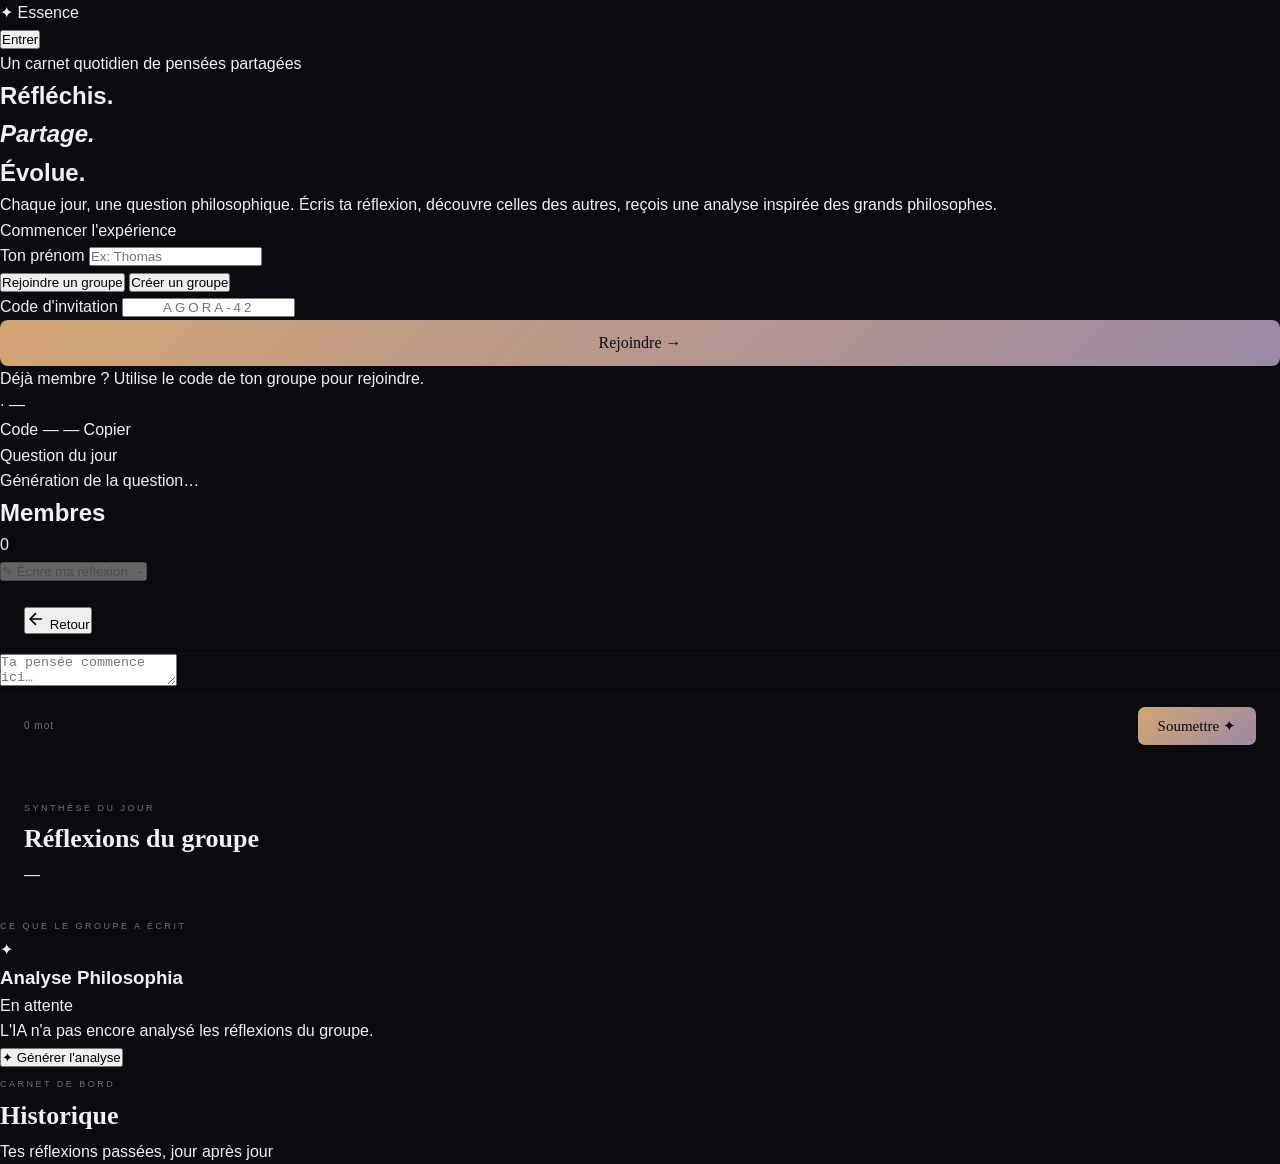
<file: philosophy-app/lastIndexBeforeSesssionExpires.html>
<!DOCTYPE html>
<html lang="fr">
<head>
    <meta charset="UTF-8">
    <meta name="viewport" content="width=device-width, initial-scale=1.0">
    <title>Essence — Journal philosophique partagé</title>
    <link rel="stylesheet" href="css/styles.css">
    <link rel="preconnect" href="https://fonts.googleapis.com">
    <link rel="preconnect" href="https://fonts.gstatic.com" crossorigin>
    <link href="https://fonts.googleapis.com/css2?family=Playfair+Display:ital,wght@0,400;0,600;1,400;1,600&family=Source+Sans+3:wght@300;400;500&display=swap" rel="stylesheet">
</head>
<body>
    <!-- Texture de fond -->
    <div class="paper-texture"></div>
    <div class="noise-overlay"></div>

    <!-- Navigation principale -->
    <nav class="top-nav">
        <div class="nav-brand">
            <span class="brand-mark">✦</span>
            <span class="brand-name">Essence</span>
        </div>
        <div class="nav-tabs">
            <button class="nav-tab active" data-view="entry" onclick="navigate('entry')">
                <span class="tab-label">Entrer</span>
            </button>
            <button class="nav-tab" data-view="journal" onclick="navigate('journal')" id="navJournal" style="display:none;">
                <span class="tab-label">Journal</span>
            </button>
            <button class="nav-tab" data-view="archives" onclick="navigate('archives')" id="navArchives" style="display:none;">
                <span class="tab-label">Archives</span>
            </button>
        </div>
        <div class="nav-user" id="navUser" style="display:none;">
            <span class="user-name" id="userNameDisplay"></span>
        </div>
    </nav>

    <main class="main-stage">
        <!-- VIEW: Entry / Welcome -->
        <section class="view view-entry active" id="viewEntry">
            <div class="hero-section">
                <div class="hero-content">
                    <p class="hero-eyebrow">Un carnet quotidien de pensées partagées</p>
                    <h1 class="hero-title">
                        Réfléchis.<br>
                        <em>Partage.</em><br>
                        Évolue.
                    </h1>
                    <p class="hero-subtitle">
                        Chaque jour, une question philosophique. Écris ta réflexion,
                        découvre celles des autres, reçois une analyse inspirée des
                        grands philosophes.
                    </p>
                </div>

                <div class="entry-card">
                    <div class="entry-header">
                        <span class="entry-title">Commencer l'expérience</span>
                    </div>

                    <div class="entry-body">
                        <div class="field-group">
                            <label class="field-label" for="pseudo">Ton prénom</label>
                            <input
                                class="text-field"
                                id="pseudo"
                                type="text"
                                placeholder="Ex: Thomas"
                                autocomplete="off"
                            />
                        </div>

                        <div class="tab-switch">
                            <button class="switch-btn active" data-tab="join" onclick="switchTab('join')">
                                Rejoindre un groupe
                            </button>
                            <button class="switch-btn" data-tab="create" onclick="switchTab('create')">
                                Créer un groupe
                            </button>
                        </div>

                        <div id="joinForm" class="form-panel">
                            <div class="field-group">
                                <label class="field-label" for="joinCode">Code d'invitation</label>
                                <input
                                    class="text-field code-field"
                                    id="joinCode"
                                    type="text"
                                    placeholder="AGORA-42"
                                    style="text-transform: uppercase; letter-spacing: 3px; text-align: center;"
                                />
                            </div>
                            <button class="btn-primary" onclick="handleJoinGroup()">
                                Rejoindre →
                            </button>
                        </div>

                        <div id="createForm" class="form-panel" style="display:none;">
                            <div class="field-group">
                                <label class="field-label" for="groupNameInput">Nom du groupe</label>
                                <input
                                    class="text-field"
                                    id="groupNameInput"
                                    type="text"
                                    placeholder="Ex: Cercle des Lumières"
                                />
                            </div>
                            <button class="btn-primary" onclick="handleCreateGroup()">
                                Créer le groupe →
                            </button>
                        </div>
                    </div>

                    <div class="entry-footer">
                        <p class="entry-note">Déjà membre ? Utilise le code de ton groupe pour rejoindre.</p>
                    </div>
                </div>
            </div>
        </section>

        <!-- VIEW: Journal (Group Screen) -->
        <section class="view view-journal" id="viewJournal">
            <div class="journal-container">
                <!-- Header du jour -->
                <header class="journal-header">
                    <div class="journal-meta">
                        <span class="journal-date" id="todayDate"></span>
                        <span class="journal-separator">·</span>
                        <span class="journal-group" id="groupDisplayName">—</span>
                    </div>
                    <div class="journal-code" onclick="copyGroupCode()">
                        <span class="code-label">Code</span>
                        <span class="code-val" id="groupCodeDisplay">— —</span>
                        <span class="code-copy">Copier</span>
                    </div>
                </header>

                <!-- Question du jour -->
                <article class="daily-question">
                    <div class="question-marker">
                        <span class="marker-line"></span>
                        <span class="marker-text">Question du jour</span>
                        <span class="marker-line"></span>
                    </div>
                    <div class="question-content" id="qContent">
                        <div class="loading-state">
                            <div class="loading-dots">
                                <span></span><span></span><span></span>
                            </div>
                            <p class="loading-label">Génération de la question…</p>
                        </div>
                    </div>
                </article>

                <!-- Membres du groupe -->
                <section class="members-section">
                    <div class="section-header">
                        <h2 class="section-title">Membres</h2>
                        <span class="section-count" id="memberCount">0</span>
                    </div>
                    <div class="members-grid" id="membersList"></div>
                </section>

                <!-- Action: écrire -->
                <div class="journal-action">
                    <button class="btn-write" id="btnWrite" onclick="goToNote()" disabled>
                        <span class="write-icon">✎</span>
                        <span class="write-text">Écrire ma réflexion</span>
                        <span class="write-arrow">→</span>
                    </button>
                </div>
            </div>
        </section>

        <!-- VIEW: Note Editor -->
        <section class="view view-note" id="viewNote">
            <div class="note-container">
                <header class="note-header">
                    <button class="back-button" onclick="goToJournal()">
                        <svg width="20" height="20" viewBox="0 0 24 24" fill="none" stroke="currentColor" stroke-width="2">
                            <path d="M19 12H5M12 19l-7-7 7-7"/>
                        </svg>
                        <span>Retour</span>
                    </button>
                    <p class="note-question" id="noteQuestionDisplay"></p>
                </header>

                <div class="note-editor">
                    <div class="note-lines"></div>
                    <textarea
                        class="note-textarea"
                        id="myNote"
                        placeholder="Ta pensée commence ici…"
                        oninput="updateWordCount()"
                        spellcheck="false"
                    ></textarea>
                </div>

                <footer class="note-footer">
                    <div class="word-count" id="wordCount">0 mot</div>
                    <button class="btn-submit" onclick="handleSubmitNote()">
                        <span>Soumettre</span>
                        <span class="submit-mark">✦</span>
                    </button>
                </footer>
            </div>
        </section>

        <!-- VIEW: Results / Synthèse -->
        <section class="view view-results" id="viewResults">
            <div class="results-container">
                <header class="results-header">
                    <span class="results-tag">Synthèse du jour</span>
                    <h1 class="results-title">Réflexions du groupe</h1>
                    <p class="results-meta" id="resultSub">—</p>
                </header>

                <div class="results-content">
                    <!-- Question rappel -->
                    <div class="results-question" id="resultQuestion"></div>

                    <!-- Réponses des membres -->
                    <div class="responses-section">
                        <span class="responses-label">Ce que le groupe a écrit</span>
                        <div class="responses-list" id="responsesList"></div>
                    </div>

                    <!-- Analyse IA -->
                    <article class="analysis-block" id="analysisBlock">
                        <header class="analysis-header">
                            <div class="analysis-icon">✦</div>
                            <div class="analysis-title-group">
                                <h3 class="analysis-title">Analyse Philosophia</h3>
                                <p class="analysis-subtitle" id="aiSubtitle">En attente</p>
                            </div>
                        </header>
                        <div class="analysis-content" id="aiContent">
                            <div class="analysis-prompt">
                                <p class="prompt-text">L'IA n'a pas encore analysé les réflexions du groupe.</p>
                                <button class="btn-analysis" onclick="handleGenerateAnalysis()">
                                    ✦ Générer l'analyse
                                </button>
                            </div>
                        </div>
                    </article>
                </div>
            </div>
        </section>

        <!-- VIEW: Archives -->
        <section class="view view-archives" id="viewArchives">
            <div class="archives-container">
                <header class="archives-header">
                    <span class="results-tag">Carnet de bord</span>
                    <h1 class="results-title">Historique</h1>
                    <p class="results-meta">Tes réflexions passées, jour après jour</p>
                </header>

                <div class="archives-list" id="historyList"></div>
            </div>
        </section>
    </main>

    <!-- Toast Notification -->
    <div class="toast" id="toast"></div>

    <script src="js/app.js"></script>
    <script src="js/group.js"></script>
    <script>
        // Initialize on load
        document.addEventListener('DOMContentLoaded', () => {
            GroupModule.init();
            initializeUI();
        });

        // Navigation
        function navigate(viewName) {
            // Hide all views
            document.querySelectorAll('.view').forEach(v => v.classList.remove('active'));
            document.querySelectorAll('.nav-tab').forEach(t => t.classList.remove('active'));

            // Show target view
            document.getElementById('view' + viewName.charAt(0).toUpperCase() + viewName.slice(1))?.classList.add('active');
            document.querySelector(`[data-view="${viewName}"]`)?.classList.add('active');

            // Refresh content
            if (viewName === 'journal') renderJournal();
            if (viewName === 'results') renderResults();
            if (viewName === 'archives') renderArchives();
        }

        function switchTab(tab) {
            document.querySelectorAll('.switch-btn').forEach(btn => {
                btn.classList.toggle('active', btn.dataset.tab === tab);
            });
            document.getElementById('joinForm').style.display = tab === 'join' ? 'block' : 'none';
            document.getElementById('createForm').style.display = tab === 'create' ? 'block' : 'none';
        }

        function goToJournal() {
            navigate('journal');
        }

        function goToNote() {
            const question = GroupModule.getQuestion();
            document.getElementById('noteQuestionDisplay').textContent = '« ' + question + ' ? »';
            document.getElementById('myNote').value = GroupModule.getMyResponse()?.text || '';
            updateWordCount();
            navigate('note');
        }

        function goToResults() {
            navigate('results');
        }

        // Group actions
        function handleCreateGroup() {
            const name = document.getElementById('groupNameInput').value.trim() || 'Mon groupe';
            const pseudo = document.getElementById('pseudo').value.trim() || 'Anonyme';
            try {
                GroupModule.createGroup(name, pseudo);
                afterGroupJoined();
            } catch (e) {
                showToast(e.message);
            }
        }

        function handleJoinGroup() {
            const code = document.getElementById('joinCode').value.trim().toUpperCase();
            const pseudo = document.getElementById('pseudo').value.trim() || 'Anonyme';
            try {
                GroupModule.joinGroup(code, pseudo);
                afterGroupJoined();
            } catch (e) {
                showToast(e.message);
            }
        }

        function afterGroupJoined() {
            const group = GroupModule.getGroup();
            if (!group) return;

            // Update UI
            document.getElementById('groupDisplayName').textContent = group.name;
            document.getElementById('groupCodeDisplay').textContent = group.code;
            document.getElementById('memberCount').textContent = group.members.length;
            document.getElementById('userNameDisplay').textContent = group.members.find(m => m.isMe)?.name || '';

            // Show nav
            document.getElementById('navJournal').style.display = 'flex';
            document.getElementById('navArchives').style.display = 'flex';
            document.getElementById('navUser').style.display = 'flex';

            const today = GroupModule.getToday();
            if (!today?.question) {
                startNewDayUI();
            } else {
                renderJournal();
            }

            navigate('journal');
        }

        async function startNewDayUI() {
            document.getElementById('qContent').innerHTML = `
                <div class="loading-state">
                    <div class="loading-dots">
                        <span></span><span></span><span></span>
                    </div>
                    <p class="loading-label">Génération de la question…</p>
                </div>`;
            document.getElementById('btnWrite').disabled = true;

            try {
                await GroupModule.startNewDay();
                renderJournal();
            } catch (e) {
                document.getElementById('qContent').innerHTML = `
                    <p class="error-text">Erreur : ${e.message}</p>
                    <button class="btn-ghost" onclick="startNewDayUI()">Réessayer</button>`;
            }
        }

        function renderJournal() {
            const question = GroupModule.getQuestion();
            if (!question) return;

            document.getElementById('qContent').innerHTML = `
                <p class="question-text">"${question}"</p>
                <p class="question-timer">${new Date().toLocaleDateString('fr-FR', { weekday: 'long', day: 'numeric', month: 'long', year: 'numeric' })}</p>`;
            document.getElementById('btnWrite').disabled = false;
            document.getElementById('todayDate').textContent = GroupModule.getTodayDateFormatted();
            renderMembers();
        }

        function renderMembers() {
            const members = GroupModule.getMembers();
            if (!members) return;

            document.getElementById('membersList').innerHTML = members.map(m => {
                const done = GroupModule.isMemberDone(m.name);
                return `<div class="member-card">
                    <div class="member-avatar">${m.name.charAt(0).toUpperCase()}</div>
                    <div class="member-info">
                        <span class="member-name">${m.name}${m.isMe ? ' (toi)' : ''}</span>
                        <span class="member-status ${done ? 'status-done' : 'status-wait'}">
                            ${done ? 'A répondu' : 'En attente'}
                        </span>
                    </div>
                </div>`;
            }).join('');
        }

        function updateWordCount() {
            const text = document.getElementById('myNote').value.trim();
            const count = text ? text.split(/\s+/).filter(w => w).length : 0;
            document.getElementById('wordCount').textContent = count + (count <= 1 ? ' mot' : ' mots');
        }

        function handleSubmitNote() {
            const note = document.getElementById('myNote').value.trim();
            if (!note) {
                showToast('Écris quelque chose d\'abord');
                return;
            }
            try {
                GroupModule.submitNote(note);
                renderMembers();
                showToast('Réflexion enregistrée ✦');
                navigate('results');
            } catch (e) {
                showToast(e.message);
            }
        }

        function renderResults() {
            const today = GroupModule.getToday();
            if (!today) return;

            document.getElementById('resultQuestion').textContent = '« ' + (today.question || '…') + ' ? »';
            const responses = GroupModule.getResponses();
            document.getElementById('resultSub').textContent =
                responses.length + ' réponse' + (responses.length > 1 ? 's' : '') +
                ' · ' + new Date(today.date).toLocaleDateString('fr-FR', { day: 'numeric', month: 'long' });

            if (responses.length === 0) {
                document.getElementById('responsesList').innerHTML = `
                    <p class="empty-state">Aucune réponse pour l'instant.</p>`;
            } else {
                document.getElementById('responsesList').innerHTML = responses.map(r =>
                    `<div class="response-card">
                        <div class="response-header">
                            <span class="response-name">${r.name}</span>
                        </div>
                        <p class="response-text">${r.text}</p>
                    </div>`
                ).join('');
            }

            if (GroupModule.hasAnalysis()) {
                renderAnalysis(GroupModule.getAnalysis());
            } else {
                document.getElementById('aiContent').innerHTML = `
                    <div class="analysis-prompt">
                        <p class="prompt-text">L'IA n'a pas encore analysé les réflexions du groupe.</p>
                        <button class="btn-analysis" onclick="handleGenerateAnalysis()">
                            ✦ Générer l'analyse
                        </button>
                    </div>`;
                document.getElementById('aiSubtitle').textContent = 'En attente';
            }
        }

        async function handleGenerateAnalysis() {
            if (!GroupModule.getResponses().length) {
                showToast('Aucune réponse à analyser');
                return;
            }

            document.getElementById('aiContent').innerHTML = `
                <div class="loading-state">
                    <div class="loading-dots">
                        <span></span><span></span><span></span>
                    </div>
                    <p class="loading-label">Claude réfléchit…</p>
                </div>`;
            document.getElementById('aiSubtitle').textContent = 'Analyse en cours…';

            try {
                const analysis = await GroupModule.generateAnalysis();
                renderAnalysis(analysis);
            } catch (e) {
                document.getElementById('aiContent').innerHTML = `
                    <p class="error-text">Erreur : ${e.message}</p>
                    <button class="btn-ghost" onclick="handleGenerateAnalysis()">Réessayer</button>`;
                document.getElementById('aiSubtitle').textContent = 'Erreur';
            }
        }

        function renderAnalysis(data) {
            document.getElementById('aiSubtitle').textContent =
                `Synthèse · ${data.points_de_vue.length} philosophes`;

            document.getElementById('aiContent').innerHTML = `
                <div class="analysis-section">
                    <span class="analysis-label">Synthèse du groupe</span>
                    <p class="analysis-text">${data.synthese}</p>
                </div>
                ${data.points_de_vue.map(p => `
                    <div class="analysis-section">
                        <span class="analysis-label">${p.philosophe} · ${p.courant}</span>
                        <p class="analysis-text">${p.analyse}</p>
                    </div>
                `).join('')}
                <div class="analysis-section">
                    <span class="analysis-label">Tension centrale</span>
                    <p class="analysis-text">${data.tension_principale}</p>
                </div>
                <div class="analysis-section">
                    <span class="analysis-label">Pour aller plus loin</span>
                    <p class="analysis-text highlight">${data.pour_aller_plus_loin}</p>
                </div>
                <div class="philo-chips">
                    ${data.points_de_vue.map(p => `<span class="philo-chip">${p.philosophe}</span>`).join('')}
                </div>`;
        }

        function renderArchives() {
            const list = document.getElementById('historyList');
            const count = GroupModule.getHistoryCount();

            if (count === 0) {
                list.innerHTML = '<p class="empty-state archives-empty">Tes prochaines réflexions<br>apparaîtront ici,<br>jour après jour.</p>';
                return;
            }

            const history = GroupModule.getState().history;
            list.innerHTML = history.map((h, i) => `
                <div class="archive-card" onclick="openHistorySession(${i})">
                    <div class="archive-header">
                        <span class="archive-date">${new Date(h.date).toLocaleDateString('fr-FR', { weekday: 'long', day: 'numeric', month: 'long' })}</span>
                        <span class="archive-meta">${h.responses.length} réponse${h.responses.length > 1 ? 's' : ''}</span>
                    </div>
                    <p class="archive-question">${h.question} ?</p>
                    ${h.analysis ? '<span class="archive-badge">Analysé ✦</span>' : ''}
                </div>
            `).join('');
        }

        function openHistorySession(index) {
            GroupModule.openHistorySession(index);
            renderResults();
            navigate('results');
        }

        function copyGroupCode() {
            if (GroupModule.copyCode()) {
                const code = GroupModule.getGroup().code;
                showToast('Code copié : ' + code);
            }
        }

        function showToast(msg) {
            const toast = document.getElementById('toast');
            toast.textContent = msg;
            toast.classList.add('show');
            setTimeout(() => toast.classList.remove('show'), 2500);
        }

        function initializeUI() {
            const group = GroupModule.getGroup();
            if (group) {
                document.getElementById('groupDisplayName').textContent = group.name;
                document.getElementById('groupCodeDisplay').textContent = group.code;
                document.getElementById('memberCount').textContent = group.members.length;
                document.getElementById('userNameDisplay').textContent = group.members.find(m => m.isMe)?.name || '';

                const today = GroupModule.getToday();
                if (today?.question) {
                    renderJournal();
                }

                document.getElementById('navJournal').style.display = 'flex';
                document.getElementById('navArchives').style.display = 'flex';
                document.getElementById('navUser').style.display = 'flex';

                navigate('journal');
            } else {
                navigate('entry');
            }
        }
    </script>
</body>
</html>
</file>
<file: philosophy-app/css/styles.css>
/* ========================================
   ESSENCE — Philosophical Companion App
   Dark Mode, Immersive, Minimalist Design
   ======================================== */

:root {
    --bg-primary: #0a0a0f;
    --bg-secondary: #12121a;
    --bg-glass: rgba(255, 255, 255, 0.03);
    --bg-glass-hover: rgba(255, 255, 255, 0.06);
    --border-glass: rgba(255, 255, 255, 0.08);
    --border-glass-strong: rgba(255, 255, 255, 0.15);

    --text-primary: #f0f0f5;
    --text-secondary: #a0a0b0;
    --text-muted: #707080;

    --accent-gold: #d4a574;
    --accent-gold-soft: rgba(212, 165, 116, 0.2);
    --accent-purple: #9b8aa6;
    --accent-purple-soft: rgba(155, 138, 166, 0.2);
    --accent-blue: #7a9eb8;

    --shadow-soft: 0 4px 30px rgba(0, 0, 0, 0.3);
    --shadow-glow: 0 0 60px rgba(212, 165, 116, 0.15);

    --font-serif: 'Cormorant Garamond', Georgia, serif;
    --font-sans: 'Inter', -apple-system, BlinkMacSystemFont, sans-serif;

    --transition-fast: 0.2s ease;
    --transition-medium: 0.4s cubic-bezier(0.4, 0, 0.2, 1);
    --transition-slow: 0.8s cubic-bezier(0.4, 0, 0.2, 1);
}

/* Reset & Base */
* {
    margin: 0;
    padding: 0;
    box-sizing: border-box;
}

html {
    scroll-behavior: smooth;
}

body {
    font-family: var(--font-sans);
    background: var(--bg-primary);
    color: var(--text-primary);
    min-height: 100vh;
    line-height: 1.6;
    overflow-x: hidden;
}

/* Ambient Background */
.ambient-bg {
    position: fixed;
    inset: 0;
    pointer-events: none;
    z-index: -1;
    overflow: hidden;
}

.orb {
    position: absolute;
    border-radius: 50%;
    filter: blur(80px);
    opacity: 0.4;
    animation: float 20s ease-in-out infinite;
}

.orb-1 {
    width: 400px;
    height: 400px;
    background: radial-gradient(circle, var(--accent-purple), transparent);
    top: -100px;
    left: -100px;
    animation-delay: 0s;
}

.orb-2 {
    width: 500px;
    height: 500px;
    background: radial-gradient(circle, var(--accent-gold), transparent);
    bottom: -150px;
    right: -150px;
    animation-delay: -7s;
}

.orb-3 {
    width: 300px;
    height: 300px;
    background: radial-gradient(circle, var(--accent-blue), transparent);
    top: 50%;
    left: 50%;
    transform: translate(-50%, -50%);
    animation-delay: -14s;
}

@keyframes float {
    0%, 100% { transform: translate(0, 0) scale(1); }
    25% { transform: translate(30px, -30px) scale(1.1); }
    50% { transform: translate(-20px, 20px) scale(0.95); }
    75% { transform: translate(20px, 10px) scale(1.05); }
}

/* Container */
.container {
    max-width: 800px;
    margin: 0 auto;
    padding: 2rem;
    min-height: 100vh;
    display: flex;
    flex-direction: column;
}

/* Header */
.header {
    text-align: center;
    padding: 3rem 0 2rem;
    animation: fadeInDown 1s ease;
}

.logo {
    font-family: var(--font-serif);
    font-size: 3.5rem;
    font-weight: 300;
    letter-spacing: 0.15em;
    background: linear-gradient(135deg, var(--accent-gold), var(--accent-purple));
    -webkit-background-clip: text;
    -webkit-text-fill-color: transparent;
    background-clip: text;
    margin-bottom: 0.5rem;
}

.tagline {
    color: var(--text-secondary);
    font-weight: 300;
    font-size: 1rem;
    letter-spacing: 0.05em;
}

/* Language Toggle */
.header-content {
    display: flex;
    justify-content: center;
    align-items: center;
    gap: 1rem;
    position: relative;
}

.lang-toggle {
    position: absolute;
    right: 0;
    top: 50%;
    transform: translateY(-50%);
    background: var(--bg-glass);
    border: 1px solid var(--border-glass);
    color: var(--accent-gold);
    font-family: var(--font-sans);
    font-size: 0.75rem;
    font-weight: 500;
    letter-spacing: 0.1em;
    padding: 0.5rem 0.75rem;
    border-radius: 20px;
    cursor: pointer;
    transition: all var(--transition-fast);
}

.lang-toggle:hover {
    background: var(--bg-glass-hover);
    border-color: var(--accent-gold);
    box-shadow: 0 0 20px rgba(212, 165, 116, 0.2);
}

@media (max-width: 600px) {
    .header-content {
        flex-direction: column;
        gap: 0.5rem;
    }

    .lang-toggle {
        position: static;
        transform: none;
        margin-top: 0.5rem;
    }
}

/* Navigation */
.nav-modes {
    display: flex;
    justify-content: center;
    gap: 1rem;
    margin-bottom: 2rem;
    flex-wrap: wrap;
}

.mode-btn {
    display: flex;
    align-items: center;
    gap: 0.5rem;
    padding: 0.75rem 1.5rem;
    background: var(--bg-glass);
    border: 1px solid var(--border-glass);
    border-radius: 100px;
    color: var(--text-secondary);
    font-family: var(--font-sans);
    font-size: 0.9rem;
    cursor: pointer;
    transition: all var(--transition-medium);
    backdrop-filter: blur(10px);
}

.mode-btn:hover {
    background: var(--bg-glass-hover);
    border-color: var(--border-glass-strong);
    color: var(--text-primary);
    transform: translateY(-2px);
}

.mode-btn.active {
    background: var(--accent-gold-soft);
    border-color: var(--accent-gold);
    color: var(--accent-gold);
}

.mode-icon {
    font-size: 1.1rem;
}

/* Search Section */
.search-section {
    margin-bottom: 2rem;
    animation: fadeInUp 0.8s ease 0.2s both;
}

.search-container {
    position: relative;
    display: flex;
    align-items: center;
    background: var(--bg-glass);
    border: 1px solid var(--border-glass);
    border-radius: 16px;
    padding: 0.5rem 0.5rem 0.5rem 1.5rem;
    backdrop-filter: blur(20px);
    transition: all var(--transition-medium);
}

.search-container:focus-within {
    border-color: var(--accent-gold);
    box-shadow: 0 0 30px rgba(212, 165, 116, 0.2);
}

.search-input {
    flex: 1;
    background: transparent;
    border: none;
    color: var(--text-primary);
    font-size: 1rem;
    font-family: var(--font-sans);
    outline: none;
    padding: 0.75rem 0;
}

.search-input::placeholder {
    color: var(--text-muted);
}

.search-btn {
    width: 44px;
    height: 44px;
    display: flex;
    align-items: center;
    justify-content: center;
    background: linear-gradient(135deg, var(--accent-gold), var(--accent-purple));
    border: none;
    border-radius: 12px;
    color: var(--bg-primary);
    cursor: pointer;
    transition: all var(--transition-fast);
}

.search-btn:hover {
    transform: scale(1.05);
    box-shadow: 0 4px 20px var(--accent-gold-soft);
}

.search-btn:active {
    transform: scale(0.98);
}

.quick-tags {
    display: flex;
    flex-wrap: wrap;
    gap: 0.5rem;
    margin-top: 1rem;
    justify-content: center;
}

.tag {
    padding: 0.4rem 1rem;
    background: var(--bg-glass);
    border: 1px solid var(--border-glass);
    border-radius: 100px;
    font-size: 0.85rem;
    color: var(--text-secondary);
    cursor: pointer;
    transition: all var(--transition-fast);
}

.tag:hover {
    background: var(--accent-gold-soft);
    border-color: var(--accent-gold);
    color: var(--accent-gold);
}

/* Response Section */
.response-section {
    flex: 1;
}

.loading-indicator {
    text-align: center;
    padding: 3rem;
    animation: fadeIn 0.5s ease;
}

.loading-indicator.hidden {
    display: none;
}

.typing-dots {
    display: flex;
    justify-content: center;
    gap: 0.5rem;
    margin-bottom: 1rem;
}

.typing-dots span {
    width: 8px;
    height: 8px;
    background: var(--accent-gold);
    border-radius: 50%;
    animation: typing 1.4s ease-in-out infinite;
}

.typing-dots span:nth-child(2) {
    animation-delay: 0.2s;
}

.typing-dots span:nth-child(3) {
    animation-delay: 0.4s;
}

@keyframes typing {
    0%, 60%, 100% { transform: translateY(0); opacity: 0.4; }
    30% { transform: translateY(-10px); opacity: 1; }
}

.loading-text {
    color: var(--text-secondary);
    font-size: 0.9rem;
}

/* Response Container */
.response-container {
    display: flex;
    flex-direction: column;
    gap: 1.5rem;
}

/* Cards */
.welcome-card {
    background: var(--bg-glass);
    border: 1px solid var(--border-glass);
    border-radius: 24px;
    padding: 2.5rem;
    text-align: center;
    backdrop-filter: blur(20px);
    animation: fadeInUp 0.8s ease;
}

.welcome-card h2 {
    font-family: var(--font-serif);
    font-size: 1.8rem;
    font-weight: 400;
    margin-bottom: 0.75rem;
    color: var(--text-primary);
}

.welcome-card p {
    color: var(--text-secondary);
    margin-bottom: 1.5rem;
    font-size: 1rem;
}

.welcome-prompts {
    display: flex;
    flex-wrap: wrap;
    gap: 0.75rem;
    justify-content: center;
}

.welcome-btn {
    padding: 0.75rem 1.5rem;
    background: transparent;
    border: 1px solid var(--border-glass-strong);
    border-radius: 100px;
    color: var(--text-primary);
    font-family: var(--font-sans);
    font-size: 0.9rem;
    cursor: pointer;
    transition: all var(--transition-medium);
}

.welcome-btn:hover {
    background: var(--accent-gold-soft);
    border-color: var(--accent-gold);
    color: var(--accent-gold);
    transform: translateY(-2px);
}

/* Concept Card */
.concept-card {
    background: var(--bg-glass);
    border: 1px solid var(--border-glass);
    border-radius: 24px;
    padding: 2rem;
    backdrop-filter: blur(20px);
    animation: fadeInUp 0.6s ease;
}

.concept-header {
    display: flex;
    align-items: center;
    gap: 1rem;
    margin-bottom: 1.5rem;
}

.concept-icon {
    width: 48px;
    height: 48px;
    background: var(--accent-gold-soft);
    border-radius: 12px;
    display: flex;
    align-items: center;
    justify-content: center;
    font-size: 1.5rem;
}

.concept-title {
    font-family: var(--font-serif);
    font-size: 1.8rem;
    font-weight: 400;
    color: var(--accent-gold);
}

.concept-section {
    margin-bottom: 1.5rem;
    padding-bottom: 1.5rem;
    border-bottom: 1px solid var(--border-glass);
}

.concept-section:last-of-type {
    border-bottom: none;
    margin-bottom: 0;
    padding-bottom: 0;
}

.section-label {
    font-size: 0.75rem;
    text-transform: uppercase;
    letter-spacing: 0.15em;
    color: var(--text-muted);
    margin-bottom: 0.5rem;
}

.section-content {
    font-size: 1.05rem;
    line-height: 1.7;
    color: var(--text-secondary);
}

.section-content.highlight {
    font-family: var(--font-serif);
    font-size: 1.3rem;
    font-style: italic;
    color: var(--text-primary);
}

.reflection-box {
    background: var(--accent-purple-soft);
    border-left: 3px solid var(--accent-purple);
    padding: 1.25rem;
    border-radius: 0 12px 12px 0;
    margin-top: 1rem;
}

.reflection-box p {
    font-family: var(--font-serif);
    font-size: 1.1rem;
    font-style: italic;
    color: var(--text-primary);
}

/* Question Card */
.question-card {
    background: var(--bg-glass);
    border: 1px solid var(--border-glass);
    border-radius: 24px;
    padding: 2rem;
    backdrop-filter: blur(20px);
    animation: fadeInUp 0.6s ease;
}

.question-title {
    font-family: var(--font-serif);
    font-size: 2rem;
    font-weight: 300;
    margin-bottom: 1rem;
    color: var(--accent-gold);
}

.question-approach {
    font-size: 1.1rem;
    color: var(--text-secondary);
    margin-bottom: 1.5rem;
    line-height: 1.7;
}

.angles-list {
    list-style: none;
    margin-bottom: 1.5rem;
}

.angles-list li {
    position: relative;
    padding-left: 1.5rem;
    margin-bottom: 0.75rem;
    color: var(--text-secondary);
    line-height: 1.6;
}

.angles-list li::before {
    content: "→";
    position: absolute;
    left: 0;
    color: var(--accent-purple);
}

.reflection-summary {
    font-family: var(--font-serif);
    font-size: 1.2rem;
    font-style: italic;
    color: var(--text-primary);
    padding: 1.25rem;
    background: var(--bg-secondary);
    border-radius: 12px;
}

/* Reflection Panel */
.reflection-panel {
    animation: fadeInUp 0.6s ease;
}

.reflection-panel.hidden {
    display: none;
}

.reflection-header {
    text-align: center;
    margin-bottom: 2rem;
}

.reflection-header h3 {
    font-family: var(--font-serif);
    font-size: 1.6rem;
    font-weight: 400;
    margin-bottom: 0.5rem;
}

.reflection-header p {
    color: var(--text-secondary);
}

.reflection-categories {
    display: grid;
    grid-template-columns: repeat(auto-fit, minmax(140px, 1fr));
    gap: 1rem;
    margin-bottom: 2rem;
}

.category-card {
    background: var(--bg-glass);
    border: 1px solid var(--border-glass);
    border-radius: 16px;
    padding: 1.25rem;
    text-align: center;
    cursor: pointer;
    transition: all var(--transition-medium);
    backdrop-filter: blur(10px);
}

.category-card:hover {
    background: var(--bg-glass-hover);
    border-color: var(--accent-gold);
    transform: translateY(-4px);
}

.category-card.active {
    background: var(--accent-gold-soft);
    border-color: var(--accent-gold);
}

.category-name {
    font-size: 1rem;
    font-weight: 500;
    color: var(--text-primary);
    margin-bottom: 0.25rem;
}

.category-count {
    font-size: 0.8rem;
    color: var(--text-muted);
}

.reflection-question {
    background: var(--bg-glass);
    border: 1px solid var(--border-glass);
    border-radius: 24px;
    padding: 2.5rem;
    text-align: center;
    backdrop-filter: blur(20px);
}

.current-prompt {
    font-family: var(--font-serif);
    font-size: 1.5rem;
    font-style: italic;
    color: var(--text-primary);
    line-height: 1.5;
    margin-bottom: 1.5rem;
    animation: fadeIn 0.5s ease;
}

.next-prompt-btn {
    padding: 0.75rem 1.5rem;
    background: var(--accent-gold-soft);
    border: 1px solid var(--accent-gold);
    border-radius: 100px;
    color: var(--accent-gold);
    font-family: var(--font-sans);
    font-size: 0.9rem;
    cursor: pointer;
    transition: all var(--transition-fast);
}

.next-prompt-btn:hover {
    background: var(--accent-gold);
    color: var(--bg-primary);
}

.next-prompt-btn.hidden {
    display: none;
}

/* Footer */
.footer {
    text-align: center;
    padding: 2rem 0;
    margin-top: auto;
}

.footer p {
    font-size: 0.8rem;
    color: var(--text-muted);
}

/* Animations */
@keyframes fadeIn {
    from { opacity: 0; }
    to { opacity: 1; }
}

@keyframes fadeInUp {
    from {
        opacity: 0;
        transform: translateY(20px);
    }
    to {
        opacity: 1;
        transform: translateY(0);
    }
}

@keyframes fadeInDown {
    from {
        opacity: 0;
        transform: translateY(-20px);
    }
    to {
        opacity: 1;
        transform: translateY(0);
    }
}

/* Responsive */
@media (max-width: 600px) {
    .container {
        padding: 1rem;
    }

    .logo {
        font-size: 2.5rem;
    }

    .nav-modes {
        gap: 0.5rem;
    }

    .mode-btn {
        padding: 0.6rem 1rem;
        font-size: 0.8rem;
    }

    .mode-text {
        display: none;
    }

    .welcome-card,
    .concept-card,
    .question-card,
    .reflection-question {
        padding: 1.5rem;
    }

    .concept-title,
    .question-title {
        font-size: 1.5rem;
    }

    .reflection-categories {
        grid-template-columns: repeat(2, 1fr);
    }
}

/* ========================================
   PHILOSOPHIA FUSION STYLES
   ======================================== */

/* Mobile Navigation Bar */
.nav-bar {
    display: flex;
    justify-content: space-around;
    align-items: center;
    padding: 12px 0 20px;
    border-top: 1px solid var(--border-glass);
    background: var(--bg-secondary);
    flex-shrink: 0;
}

.nav-btn {
    display: flex;
    flex-direction: column;
    align-items: center;
    gap: 5px;
    background: none;
    border: none;
    cursor: pointer;
    font-family: var(--font-sans);
    font-size: 9px;
    font-weight: 300;
    letter-spacing: 1.5px;
    color: var(--text-muted);
    text-transform: uppercase;
    transition: color var(--transition-fast);
}

.nav-btn:hover {
    color: var(--text-secondary);
}

.nav-btn.active {
    color: var(--accent-gold);
}

.nav-btn svg {
    width: 18px;
    height: 18px;
}

/* Group Screen */
.group-screen {
    display: none;
    flex-direction: column;
    flex: 1;
    padding: 24px;
}

.group-screen.active {
    display: flex;
}

.group-header {
    display: flex;
    justify-content: space-between;
    align-items: baseline;
    margin-bottom: 16px;
}

.group-name {
    font-family: var(--font-serif);
    font-size: 22px;
    color: var(--text-primary);
}

.member-count {
    font-size: 14px;
    color: var(--text-secondary);
}

.group-meta {
    font-size: 13px;
    color: var(--text-secondary);
    font-style: italic;
    margin-bottom: 12px;
}

.group-code-box {
    background: var(--bg-glass);
    border: 1px solid var(--border-glass);
    border-radius: 8px;
    padding: 10px 14px;
    margin-bottom: 20px;
    display: flex;
    justify-content: space-between;
    align-items: center;
    cursor: pointer;
    transition: border-color var(--transition-fast);
}

.group-code-box:hover {
    border-color: var(--accent-gold);
}

.group-code-label {
    font-family: var(--font-sans);
    font-size: 9px;
    color: var(--text-muted);
    letter-spacing: 1.5px;
    text-transform: uppercase;
}

.group-code-val {
    font-family: var(--font-sans);
    font-size: 13px;
    color: var(--accent-gold);
    letter-spacing: 2px;
}

/* Question Block */
.question-block {
    border-left: 2px solid var(--accent-gold);
    padding: 20px;
    background: var(--bg-secondary);
    border-radius: 0 12px 12px 0;
    margin-bottom: 20px;
    position: relative;
}

.q-guillemet {
    font-family: var(--font-serif);
    font-size: 60px;
    color: var(--border-glass);
    position: absolute;
    top: -10px;
    left: 10px;
    line-height: 1;
    opacity: 0.5;
}

.q-text {
    font-family: var(--font-serif);
    font-size: 20px;
    line-height: 1.55;
    color: var(--text-primary);
    font-style: italic;
    position: relative;
    z-index: 1;
}

.q-timer {
    margin-top: 12px;
    font-family: var(--font-sans);
    font-size: 10px;
    color: var(--text-muted);
    letter-spacing: 1px;
}

/* Members List */
.members-title {
    font-family: var(--font-sans);
    font-size: 9px;
    letter-spacing: 2px;
    color: var(--text-muted);
    text-transform: uppercase;
    margin-bottom: 10px;
}

.member-row {
    display: flex;
    align-items: center;
    justify-content: space-between;
    padding: 9px 0;
    border-bottom: 1px solid var(--bg-secondary);
}

.member-row:last-child {
    border-bottom: none;
}

.member-name {
    font-size: 15px;
    color: var(--text-secondary);
}

.badge-done {
    font-family: var(--font-sans);
    font-size: 9px;
    letter-spacing: 1px;
    color: var(--accent-gold);
    border: 1px solid var(--accent-gold-soft);
    border-radius: 4px;
    padding: 2px 7px;
    text-transform: uppercase;
}

.badge-wait {
    font-family: var(--font-sans);
    font-size: 9px;
    color: var(--text-muted);
    border: 1px solid var(--border-glass);
    border-radius: 4px;
    padding: 2px 7px;
    text-transform: uppercase;
    letter-spacing: 1px;
}

/* Buttons */
.btn-primary {
    width: 100%;
    background: linear-gradient(135deg, var(--accent-gold), var(--accent-purple));
    color: var(--bg-primary);
    border: none;
    border-radius: 8px;
    padding: 14px;
    font-family: var(--font-serif);
    font-size: 16px;
    cursor: pointer;
    transition: transform var(--transition-fast), box-shadow var(--transition-fast);
}

.btn-primary:hover {
    transform: translateY(-2px);
    box-shadow: 0 4px 20px var(--accent-gold-soft);
}

.btn-primary:disabled {
    opacity: 0.5;
    cursor: not-allowed;
    transform: none;
}

.btn-ghost {
    width: 100%;
    background: transparent;
    color: var(--text-secondary);
    border: 1px solid var(--border-glass);
    border-radius: 8px;
    padding: 13px;
    font-family: var(--font-serif);
    font-size: 15px;
    font-style: italic;
    cursor: pointer;
    transition: all var(--transition-fast);
}

.btn-ghost:hover {
    border-color: var(--accent-gold);
    color: var(--accent-gold);
}

/* Input Fields */
.field {
    width: 100%;
    background: var(--bg-secondary);
    border: 1px solid var(--border-glass);
    border-radius: 8px;
    padding: 13px 16px;
    font-family: var(--font-sans);
    font-size: 15px;
    color: var(--text-secondary);
    margin-bottom: 10px;
    outline: none;
    transition: border-color var(--transition-fast);
}

.field:focus {
    border-color: var(--accent-gold);
}

.field::placeholder {
    color: var(--text-muted);
}

/* Note Screen - Lined Paper */
.note-screen {
    display: none;
    flex-direction: column;
    flex: 1;
}

.note-screen.active {
    display: flex;
}

.note-header {
    padding: 24px 24px 16px;
    border-bottom: 1px solid var(--bg-secondary);
    flex-shrink: 0;
}

.back-btn {
    background: none;
    border: none;
    cursor: pointer;
    font-family: var(--font-sans);
    font-size: 10px;
    color: var(--text-muted);
    letter-spacing: 1px;
    padding: 0;
    margin-bottom: 16px;
    text-transform: uppercase;
}

.back-btn:hover {
    color: var(--accent-gold);
}

.note-question {
    font-family: var(--font-serif);
    font-size: 16px;
    font-style: italic;
    color: var(--text-secondary);
    line-height: 1.5;
}

.note-body {
    flex: 1;
    padding: 24px;
    position: relative;
    overflow: hidden;
}

.lines-bg {
    position: absolute;
    inset: 0;
    pointer-events: none;
    background-image: repeating-linear-gradient(
        transparent,
        transparent 29px,
        var(--bg-secondary) 29px,
        var(--bg-secondary) 30px
    );
    background-position: 0 24px;
    opacity: 0.6;
}

.note-ta {
    width: 100%;
    min-height: 280px;
    background: transparent;
    border: none;
    outline: none;
    resize: none;
    font-family: var(--font-serif);
    font-size: 17px;
    line-height: 30px;
    color: var(--text-secondary);
    position: relative;
    z-index: 1;
}

.note-ta::placeholder {
    color: var(--border-glass);
}

.note-footer {
    display: flex;
    justify-content: space-between;
    align-items: center;
    padding: 12px 24px 24px;
    border-top: 1px solid var(--bg-secondary);
    flex-shrink: 0;
}

.word-count {
    font-family: var(--font-sans);
    font-size: 10px;
    color: var(--text-muted);
    letter-spacing: 1px;
}

.btn-submit {
    background: linear-gradient(135deg, var(--accent-gold), var(--accent-purple));
    color: var(--bg-primary);
    border: none;
    border-radius: 7px;
    padding: 10px 20px;
    font-family: var(--font-serif);
    font-size: 15px;
    cursor: pointer;
    transition: transform var(--transition-fast);
}

.btn-submit:hover {
    transform: translateY(-2px);
}

/* Results Screen */
.results-screen {
    display: none;
    flex-direction: column;
    flex: 1;
}

.results-screen.active {
    display: flex;
}

.results-header {
    padding: 24px;
    flex-shrink: 0;
}

.results-tag {
    font-family: var(--font-sans);
    font-size: 9px;
    letter-spacing: 2.5px;
    text-transform: uppercase;
    color: var(--text-muted);
    margin-bottom: 8px;
}

.results-title {
    font-family: var(--font-serif);
    font-size: 26px;
    color: var(--text-primary);
    margin-bottom: 2px;
}

.results-sub {
    font-size: 13px;
    color: var(--text-secondary);
    font-style: italic;
}

.results-scroll {
    flex: 1;
    overflow-y: auto;
    padding: 0 20px 20px;
}

.results-q-recap {
    background: var(--bg-secondary);
    border: 1px solid var(--border-glass);
    border-radius: 10px;
    padding: 16px 18px;
    margin-bottom: 16px;
    font-family: var(--font-serif);
    font-size: 16px;
    font-style: italic;
    color: var(--text-secondary);
    line-height: 1.5;
}

.responses-label {
    font-family: var(--font-sans);
    font-size: 9px;
    letter-spacing: 2.5px;
    text-transform: uppercase;
    color: var(--text-muted);
    margin-bottom: 10px;
}

.resp-card {
    border-bottom: 1px solid var(--bg-secondary);
    padding: 12px 0;
}

.resp-card:last-child {
    border-bottom: none;
}

.resp-name {
    font-family: var(--font-sans);
    font-size: 10px;
    letter-spacing: 1.5px;
    color: var(--accent-gold);
    text-transform: uppercase;
    margin-bottom: 6px;
}

.resp-text {
    font-size: 15px;
    line-height: 1.7;
    color: var(--text-secondary);
    font-style: italic;
}

/* AI Analysis Block */
.ai-block {
    background: var(--bg-secondary);
    border: 1px solid var(--border-glass-strong);
    border-radius: 12px;
    padding: 22px;
    margin-top: 20px;
}

.ai-header {
    display: flex;
    align-items: center;
    gap: 10px;
    margin-bottom: 16px;
}

.ai-icon {
    width: 28px;
    height: 28px;
    border-radius: 50%;
    background: var(--accent-gold-soft);
    display: flex;
    align-items: center;
    justify-content: center;
    font-size: 13px;
    flex-shrink: 0;
}

.ai-title-text {
    font-family: var(--font-serif);
    font-size: 15px;
    color: var(--accent-gold);
}

.ai-subtitle {
    font-family: var(--font-sans);
    font-size: 9px;
    color: var(--text-muted);
    letter-spacing: 1px;
    text-transform: uppercase;
}

.ai-section {
    margin-bottom: 18px;
    padding-bottom: 18px;
    border-bottom: 1px solid var(--bg-secondary);
}

.ai-section:last-child {
    border-bottom: none;
}

.ai-section-label {
    font-family: var(--font-sans);
    font-size: 9px;
    letter-spacing: 2px;
    text-transform: uppercase;
    color: var(--text-muted);
    margin-bottom: 8px;
    display: flex;
    align-items: center;
    gap: 8px;
}

.ai-section-label::after {
    content: "";
    flex: 1;
    height: 1px;
    background: var(--border-glass);
}

.ai-section-text {
    font-family: var(--font-serif);
    font-size: 15px;
    line-height: 1.75;
    color: var(--text-secondary);
}

.philo-row {
    display: flex;
    flex-wrap: wrap;
    gap: 6px;
    margin-top: 16px;
}

.philo-chip {
    background: var(--bg-secondary);
    border: 1px solid var(--border-glass);
    border-radius: 6px;
    padding: 5px 11px;
    font-family: var(--font-serif);
    font-size: 13px;
    color: var(--text-secondary);
    font-style: italic;
}

/* History Screen */
.history-screen {
    display: none;
    flex-direction: column;
    flex: 1;
}

.history-screen.active {
    display: flex;
}

.history-scroll {
    flex: 1;
    overflow-y: auto;
    padding: 24px;
}

.hist-card {
    background: var(--bg-secondary);
    border: 1px solid var(--border-glass);
    border-radius: 10px;
    padding: 16px 18px;
    margin-bottom: 12px;
    cursor: pointer;
    transition: border-color var(--transition-fast);
}

.hist-card:hover {
    border-color: var(--accent-gold);
}

.hist-date {
    font-family: var(--font-sans);
    font-size: 9px;
    letter-spacing: 2px;
    color: var(--text-muted);
    text-transform: uppercase;
    margin-bottom: 8px;
}

.hist-q {
    font-family: var(--font-serif);
    font-size: 15px;
    font-style: italic;
    color: var(--text-secondary);
    line-height: 1.5;
}

.hist-meta {
    font-family: var(--font-sans);
    font-size: 9px;
    color: var(--text-muted);
    margin-top: 8px;
    letter-spacing: 1px;
}

.history-empty {
    text-align: center;
    padding: 48px 0;
    font-family: var(--font-serif);
    font-size: 18px;
    font-style: italic;
    color: var(--text-muted);
    line-height: 1.6;
}

/* Loading Dots */
.ai-loading {
    display: flex;
    flex-direction: column;
    align-items: center;
    padding: 32px 0;
    gap: 12px;
}

.ai-loading-dots {
    display: flex;
    gap: 6px;
}

.dot {
    width: 6px;
    height: 6px;
    border-radius: 50%;
    background: var(--accent-gold);
    animation: pulse 1.2s ease-in-out infinite;
}

.dot:nth-child(2) {
    animation-delay: 0.2s;
}

.dot:nth-child(3) {
    animation-delay: 0.4s;
}

@keyframes pulse {
    0%, 80%, 100% {
        opacity: 0.3;
        transform: scale(0.8);
    }
    40% {
        opacity: 1;
        transform: scale(1);
    }
}

/* Toast Notification */
.toast {
    position: fixed;
    bottom: 80px;
    left: 50%;
    transform: translateX(-50%);
    background: var(--bg-secondary);
    color: var(--text-primary);
    font-family: var(--font-sans);
    font-size: 11px;
    letter-spacing: 1px;
    padding: 10px 20px;
    border-radius: 20px;
    border: 1px solid var(--border-glass-strong);
    opacity: 0;
    transition: opacity 0.3s;
    pointer-events: none;
    z-index: 999;
    white-space: nowrap;
}

.toast.show {
    opacity: 1;
}

/* Welcome/Join Screen */
.welcome-screen {
    display: none;
    flex-direction: column;
    flex: 1;
    padding: 52px 32px 32px;
    justify-content: space-between;
}

.welcome-screen.active {
    display: flex;
}

.welcome-logo {
    font-family: var(--font-serif);
    font-size: 11px;
    letter-spacing: 5px;
    text-transform: uppercase;
    color: var(--accent-gold);
    margin-bottom: 32px;
}

.welcome-title {
    font-family: var(--font-serif);
    font-size: 44px;
    line-height: 1.1;
    color: var(--text-primary);
}

.welcome-title em {
    font-style: italic;
    color: var(--accent-gold);
}

.welcome-sub {
    margin-top: 14px;
    font-size: 16px;
    line-height: 1.7;
    color: var(--text-secondary);
    font-style: italic;
}

.divider {
    width: 100%;
    height: 1px;
    background: linear-gradient(
        to right,
        transparent,
        var(--border-glass),
        var(--text-muted),
        var(--border-glass),
        transparent
    );
    margin: 20px 0;
    opacity: 0.3;
}

.tab-row {
    display: flex;
    border: 1px solid var(--border-glass);
    border-radius: 8px;
    overflow: hidden;
    margin-bottom: 16px;
}

.tab-btn {
    flex: 1;
    background: transparent;
    border: none;
    padding: 10px;
    font-family: var(--font-sans);
    font-size: 10px;
    letter-spacing: 1px;
    color: var(--text-muted);
    cursor: pointer;
    text-transform: uppercase;
    transition: all var(--transition-fast);
}

.tab-btn.active {
    background: var(--bg-secondary);
    color: var(--accent-gold);
}

.welcome-footer {
    font-family: var(--font-sans);
    font-size: 9px;
    color: var(--text-muted);
    text-align: center;
    letter-spacing: 2px;
    text-transform: uppercase;
}

/* Screen visibility helpers */
.screen {
    display: none;
}

.screen.active {
    display: flex;
}
</file>
